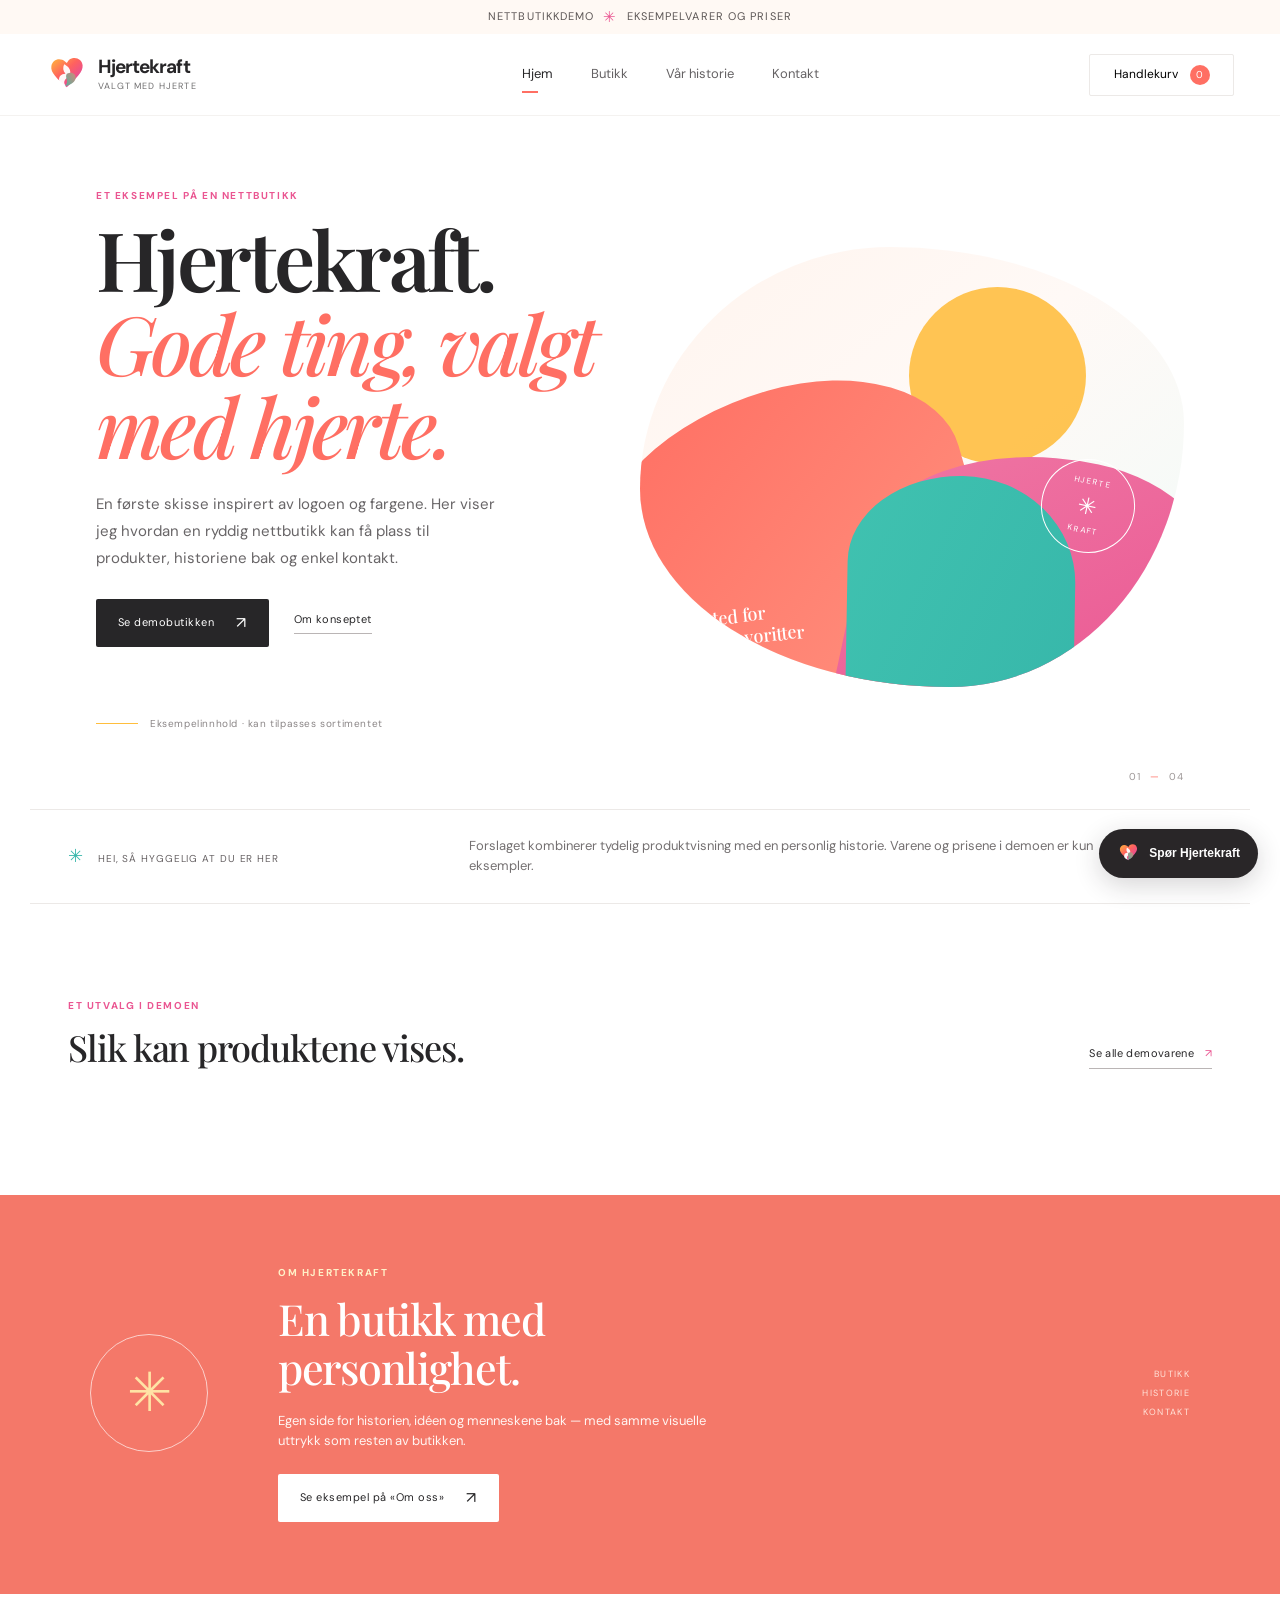
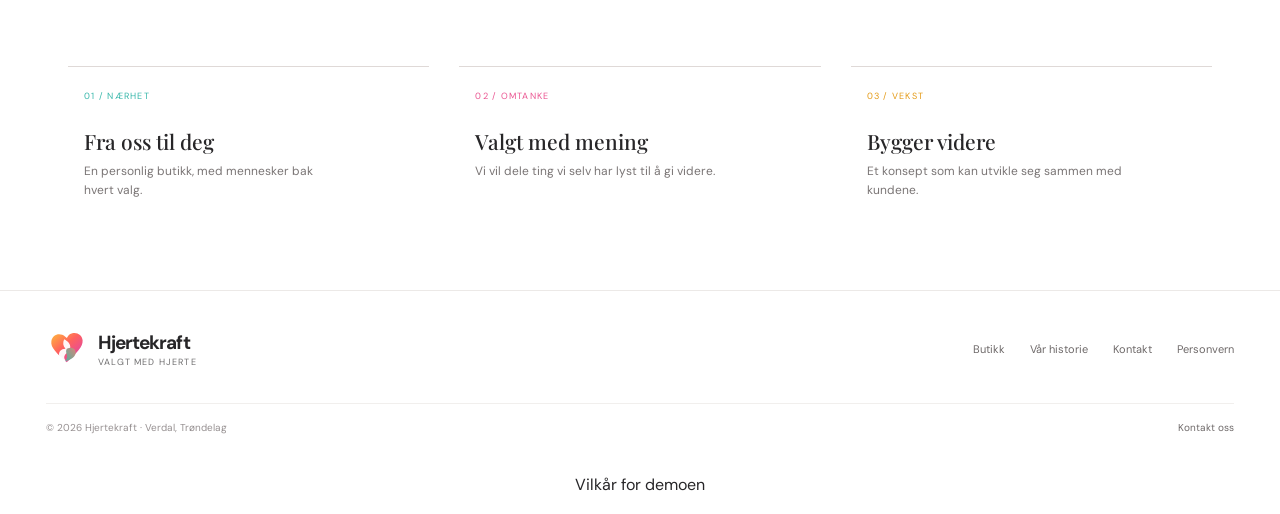
<file: index.html>
<!doctype html>
<html lang="no">
<head>
  <meta charset="utf-8">
  <meta name="viewport" content="width=device-width,initial-scale=1">
  <meta name="theme-color" content="#ffffff">
  <meta name="description" content="En ny nettbutikk med røtter i Trøndelag. Utforsk utvalget og bli kjent med menneskene bak.">
  <title>Hjertekraft — nettbutikkdemo</title>
  <link rel="preconnect" href="https://fonts.googleapis.com">
  <link rel="preconnect" href="https://fonts.gstatic.com" crossorigin>
  <link href="https://fonts.googleapis.com/css2?family=DM+Sans:wght@400;500;600;700&family=Playfair+Display:wght@500;600;700&display=swap" rel="stylesheet">
  <link rel="stylesheet" href="styles.css">
  <script type="module" src="store.js"></script>
</head>
<body>
  <div class="announcement">NETTBUTIKKDEMO <span aria-hidden="true">✳</span> Eksempelvarer og priser</div>
  <header class="site-header">
    <a class="brand" href="index.html" aria-label="Hjertekraft hjem"><span class="brand-mark"><img src="assets/hjertekraft-mark.svg" alt=""></span><span class="brand-copy"><strong>Hjertekraft</strong><small>valgt med hjerte</small></span></a>
    <button class="menu-toggle" type="button" aria-expanded="false" aria-controls="main-nav" aria-label="Åpne meny"><span></span><span></span></button>
    <nav id="main-nav" class="main-nav" aria-label="Hovedmeny">
      <a class="is-active" href="index.html">Hjem</a><a href="shop.html">Butikk</a><a href="about.html">Vår historie</a><a href="contact.html">Kontakt</a>
    </nav>
    <button class="cart-button" type="button" data-cart-open aria-label="Åpne handlekurv">Handlekurv <span data-cart-count>0</span></button>
  </header>
  <main>
    <section class="hero">
      <div class="hero-content">
        <p class="eyebrow">Et eksempel på en nettbutikk</p>
        <h1>Hjertekraft.<br><em>Gode ting, valgt med hjerte.</em></h1>
        <p class="hero-intro">En første skisse inspirert av logoen og fargene. Her viser jeg hvordan en ryddig nettbutikk kan få plass til produkter, historiene bak og enkel kontakt.</p>
        <div class="hero-actions"><a class="button button-dark" href="shop.html">Se demobutikken <span aria-hidden="true">↗</span></a><a class="text-link" href="about.html">Om konseptet</a></div>
        <div class="hero-note"><span class="note-line"></span><span>Eksempelinnhold · kan tilpasses sortimentet</span></div>
      </div>
      <div class="hero-art" aria-label="Abstrakt illustrasjon i varme farger">
        <div class="sun"></div><div class="shape shape-one"></div><div class="shape shape-two"></div><div class="shape shape-three"></div>
        <div class="hero-stamp"><span>HJERTE</span><b>✳</b><span>KRAFT</span></div>
        <div class="image-caption">Et sted for<br>gode favoritter</div>
      </div>
      <div class="hero-index">01 <span>—</span> 04</div>
    </section>

    <section class="intro-strip section-wrap">
      <div class="intro-label"><span class="small-star">✳</span> Hei, så hyggelig at du er her</div>
      <p>Forslaget kombinerer tydelig produktvisning med en personlig historie. Varene og prisene i demoen er kun eksempler.</p>
    </section>

    <section class="section-wrap shop-preview">
      <div class="section-heading"><div><p class="eyebrow">Et utvalg i demoen</p><h2>Slik kan produktene vises.</h2></div><a class="text-link" href="shop.html">Se alle demovarene <span>↗</span></a></div>
      <div class="product-grid" data-products></div>
    </section>

    <section class="story-band"><div class="story-orb">✳</div><div><p class="eyebrow">Om Hjertekraft</p><h2>En butikk med<br>personlighet.</h2><p>Egen side for historien, idéen og menneskene bak — med samme visuelle uttrykk som resten av butikken.</p><a class="button button-light" href="about.html">Se eksempel på «Om oss» <span>↗</span></a></div><div class="story-aside">BUTIKK<br>HISTORIE<br>KONTAKT</div></section>

    <section class="values section-wrap"><div class="value-card"><span>01 / NÆRHET</span><h3>Fra oss til deg</h3><p>En personlig butikk, med mennesker bak hvert valg.</p></div><div class="value-card"><span>02 / OMTANKE</span><h3>Valgt med mening</h3><p>Vi vil dele ting vi selv har lyst til å gi videre.</p></div><div class="value-card"><span>03 / VEKST</span><h3>Bygger videre</h3><p>Et konsept som kan utvikle seg sammen med kundene.</p></div></section>
  </main>
  <footer class="site-footer"><a class="brand brand-footer" href="index.html"><span class="brand-mark"><img src="assets/hjertekraft-mark.svg" alt=""></span><span class="brand-copy"><strong>Hjertekraft</strong><small>valgt med hjerte</small></span></a><div class="footer-links"><a href="shop.html">Butikk</a><a href="about.html">Vår historie</a><a href="contact.html">Kontakt</a><a href="privacy.html">Personvern</a></div><div class="footer-bottom"><span>© 2026 Hjertekraft · Verdal, Trøndelag</span><a href="contact.html">Kontakt oss</a></div></footer>
  <aside class="cart-drawer" data-cart-drawer aria-hidden="true"><button class="drawer-backdrop" data-cart-close aria-label="Lukk handlekurv"></button><div class="drawer-panel" role="dialog" aria-modal="true" aria-labelledby="cart-title"><div class="drawer-head"><div><p class="eyebrow">Dine valg</p><h2 id="cart-title">Handlekurv</h2></div><button class="icon-button" data-cart-close aria-label="Lukk">×</button></div><div class="cart-items" data-cart-items></div><div class="cart-foot"><div class="cart-total"><span>Sum</span><strong data-cart-total>0 kr</strong></div><p>Frakt og betaling blir vist i kassen.</p><button class="button button-dark button-full" data-checkout disabled>Gå til kassen <span>→</span></button><small class="checkout-note">Dette er en butikkdemo. Ingen bestilling blir sendt inn.</small></div></div></aside>
  <script src="navigation.js" defer></script>
  <script type="module" src="chatbot-widget.js"></script>
<script type="module" src="site-content.js"></script><a href="terms.html" style="display:block;text-align:center;padding:16px">Vilkår for demoen</a></body>
</html>
</file>
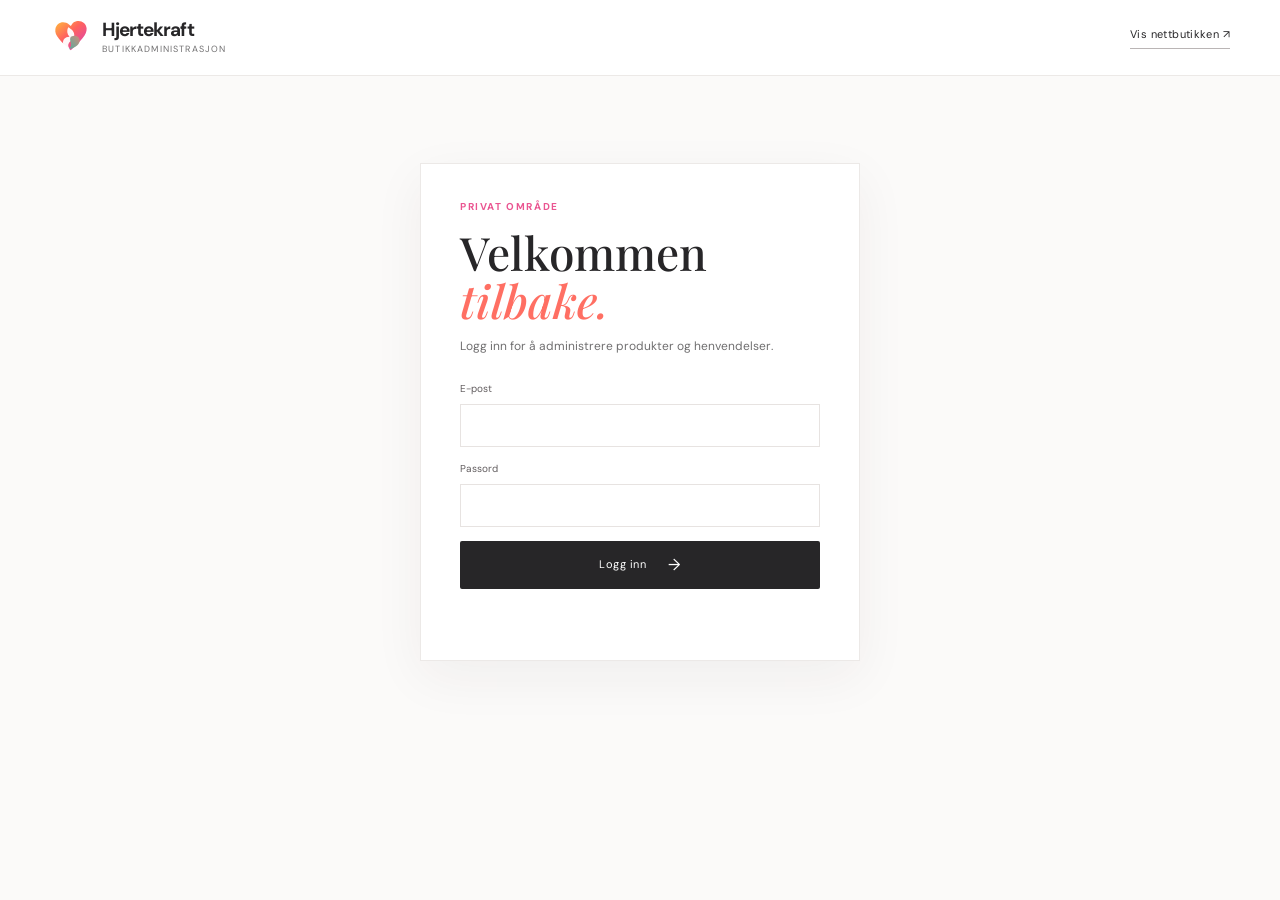
<file: admin/index.html>
<!doctype html>
<html lang="no">
<head><meta charset="utf-8"><meta name="viewport" content="width=device-width,initial-scale=1"><meta name="theme-color" content="#fff"><title>Administrasjon — Hjertekraft</title><link rel="preconnect" href="https://fonts.googleapis.com"><link rel="preconnect" href="https://fonts.gstatic.com" crossorigin><link href="https://fonts.googleapis.com/css2?family=DM+Sans:wght@400;500;600;700&family=Playfair+Display:wght@500;600;700&display=swap" rel="stylesheet"><link rel="stylesheet" href="../styles.css"><script type="module" src="../admin.js"></script><script type="module" src="../admin-management.js"></script></head>
<body class="admin-body"><header class="admin-header"><a class="brand" href="../index.html"><span class="brand-mark"><img src="../assets/hjertekraft-mark.svg" alt=""></span><span class="brand-copy"><strong>Hjertekraft</strong><small>butikkadministrasjon</small></span></a><div><a class="text-link" href="../index.html">Vis nettbutikken ↗</a><button class="admin-signout" data-signout hidden>Logg ut</button></div></header>
<main class="admin-main"><section class="admin-login" data-login-view><p class="eyebrow">Privat område</p><h1>Velkommen<br><em>tilbake.</em></h1><p>Logg inn for å administrere produkter og henvendelser.</p><form data-login-form><label>E-post<input type="email" name="email" autocomplete="username" required></label><label>Passord<input type="password" name="password" autocomplete="current-password" required></label><button class="button button-dark button-full">Logg inn <span>→</span></button><p class="admin-status" data-login-status aria-live="polite"></p></form></section>
<section data-admin-view hidden><div class="admin-welcome"><div><p class="eyebrow">Butikkadministrasjon</p><h1>God dag.</h1><p data-admin-email></p></div><span class="admin-badge">HJERTEKRAFT · ADMIN</span></div><div class="admin-tabs" role="tablist"><button class="admin-tab is-selected" data-tab="products">Produkter</button><button class="admin-tab" data-tab="categories">Kategorier</button><button class="admin-tab" data-tab="messages">Meldinger</button><button class="admin-tab" data-tab="orders">Bestillinger</button></div>
<section class="admin-panel" data-panel="products"><div class="admin-panel-head"><div><p class="eyebrow">Katalog</p><h2>Produkter</h2></div><button class="button button-outline" data-new-product>+ Nytt produkt</button></div><div class="admin-product-layout"><div class="admin-list" data-product-list><p>Laster produkter …</p></div><form class="admin-editor" data-product-form hidden><div class="form-title"><span>PRODUKT</span><button type="button" class="admin-cancel" data-cancel-product>Lukk ×</button></div><input type="hidden" name="id"><label>Produktnavn<input name="name" required maxlength="140"></label><label>Kort beskrivelse<input name="short_description" maxlength="240"></label><label>Beskrivelse<textarea name="description" rows="4"></textarea></label><div class="admin-form-row"><label>Pris (kr)<input name="price" type="number" min="0" step="0.01" required></label><label>Antall på lager<input name="stock" type="number" min="0" step="1" placeholder="Ubegrenset / ikke angitt"></label></div><label>Kategori<select name="category_id"><option value="">Ingen kategori</option></select></label><label>Last opp produktbilde<input name="image_file" type="file" accept="image/jpeg,image/png,image/webp,image/avif"><small>JPG, PNG, WebP eller AVIF · maks 5 MB</small></label><label>Bildeadresser <small>(én adresse per linje, eventuelt lim inn fra bildebibliotek)</small><textarea name="images" rows="3" placeholder="https:// …"></textarea></label><label class="admin-check"><input name="is_demo" type="checkbox"> Eksempelvare (kun sandboxbetaling)</label><label class="admin-check"><input name="is_featured" type="checkbox"> Vis som utvalgt</label><label class="admin-check"><input name="is_published" type="checkbox"> Synlig i nettbutikken</label><button class="button button-dark button-full">Lagre produkt <span>→</span></button><p class="admin-status" data-product-status aria-live="polite"></p></form></div></section>
<section class="admin-panel" data-panel="categories" hidden><div class="admin-panel-head"><div><p class="eyebrow">Organisering</p><h2>Kategorier</h2></div></div><form class="admin-inline-form" data-category-form><label>Ny kategori<input name="name" maxlength="80" required placeholder="F.eks. Nyheter"></label><button class="button button-dark">Legg til <span>→</span></button></form><div class="admin-list" data-category-list></div></section>
<section class="admin-panel" data-panel="messages" hidden><div class="admin-panel-head"><div><p class="eyebrow">Fra kunder</p><h2>Henvendelser</h2></div><button class="button button-outline" data-refresh="messages">Oppdater</button></div><div class="admin-list" data-message-list><p>Laster meldinger …</p></div></section>
<section class="admin-panel" data-panel="orders" hidden><div class="admin-panel-head"><div><p class="eyebrow">Salg</p><h2>Bestillinger</h2></div><button class="button button-outline" data-refresh="orders">Oppdater</button></div><div class="admin-list" data-order-list><p>Bestillinger vises når betaling er koblet til.</p></div></section></section></main>
<style>
.admin-body{background:#fbfaf9;min-height:100vh}.admin-header{height:76px;background:#fff;border-bottom:1px solid var(--line);padding:0 max(calc((100vw - 1180px)/2),24px);display:flex;justify-content:space-between;align-items:center}.admin-header>div{display:flex;gap:20px;align-items:center}.admin-signout{border:0;background:none;font-size:11px;color:#777;text-decoration:underline}.admin-main{max-width:1180px;margin:0 auto;padding:55px 28px 100px}.admin-login{width:min(440px,100%);margin:32px auto;background:#fff;border:1px solid var(--line);padding:35px 39px;box-shadow:var(--shadow)}.admin-login h1,.admin-welcome h1{font:500 46px/1.05 var(--serif);margin:0}.admin-login h1 em{color:var(--coral)}.admin-login>p:not(.eyebrow){color:var(--muted);font-size:12px}.admin-login form{margin-top:25px}.admin-login label,.admin-editor>label:not(.admin-check),.admin-inline-form label{display:flex;flex-direction:column;gap:7px;margin-bottom:14px;font-size:10px;color:#625d5f}.admin-login input,.admin-editor input,.admin-editor textarea,.admin-editor select,.admin-inline-form input{border:1px solid #e7e3e1;background:#fff;padding:11px 12px;font-size:12px;outline:none}.admin-status{font-size:10px;color:#c34e67;min-height:16px}.admin-welcome{display:flex;align-items:end;justify-content:space-between;padding-bottom:30px}.admin-welcome .eyebrow{margin-bottom:7px}.admin-welcome p:not(.eyebrow){font-size:11px;color:#888}.admin-badge{font-size:8px;color:var(--pink);letter-spacing:.14em;border:1px solid #f3d5df;padding:8px 12px}.admin-tabs{display:flex;gap:6px;border-bottom:1px solid var(--line);margin-bottom:26px}.admin-tab{border:0;border-bottom:2px solid transparent;background:none;padding:12px 17px;font-size:11px;color:#757071}.admin-tab.is-selected{border-color:var(--coral);color:var(--ink)}.admin-panel{background:#fff;border:1px solid var(--line);padding:28px;box-shadow:var(--shadow)}.admin-panel-head{display:flex;justify-content:space-between;align-items:center;margin-bottom:20px}.admin-panel-head .eyebrow{margin:0 0 4px}.admin-panel-head h2{font:500 26px var(--serif);margin:0}.admin-product-layout{display:grid;grid-template-columns:minmax(300px,1fr) minmax(280px,.8fr);gap:22px}.admin-list{display:flex;flex-direction:column;gap:8px}.admin-row{padding:13px 14px;border:1px solid var(--line);display:flex;justify-content:space-between;align-items:center;gap:16px;font-size:11px}.admin-row strong{font-weight:600}.admin-row small{display:block;color:#888;margin-top:3px}.admin-row button,.admin-row select{border:1px solid var(--line);background:#fff;padding:7px 9px;font-size:9px}.admin-product-layout .admin-list{max-height:650px;overflow:auto}.admin-editor{background:#fbfaf9;border:1px solid var(--line);padding:20px}.form-title{margin-bottom:14px}.form-title>span{font-size:9px;letter-spacing:.12em;color:var(--pink)}.form-title .admin-cancel{float:right;background:none;border:0;color:#777;font-size:10px}.admin-form-row{display:grid;grid-template-columns:1fr 1fr;gap:12px}.admin-form-row label{display:flex;flex-direction:column;gap:7px;margin-bottom:14px;font-size:10px}.admin-check{display:flex;gap:8px;align-items:center;font-size:10px;margin:12px 0}.admin-check input{accent-color:var(--pink)}.admin-inline-form{display:flex;gap:15px;align-items:end;max-width:650px;margin:10px 0 24px}.admin-inline-form label{flex:1}.admin-inline-form .button{min-height:40px;margin-bottom:14px}.admin-panel[hidden],.admin-editor[hidden],[data-admin-view][hidden],.admin-signout[hidden]{display:none}.admin-inline-form+.admin-list{max-width:650px}@media(max-width:720px){.admin-main{padding:35px 15px 70px}.admin-panel{padding:18px}.admin-product-layout{grid-template-columns:1fr}.admin-tabs{overflow-x:auto}.admin-tab{padding:11px 10px;white-space:nowrap}.admin-welcome{align-items:start;gap:20px;flex-direction:column}.admin-inline-form{align-items:stretch;flex-direction:column;gap:0}.admin-inline-form .button{margin:0}.admin-form-row{grid-template-columns:1fr}.admin-row{align-items:flex-start}.admin-header{padding:0 16px}.admin-header .text-link{font-size:9px}}
</style><style>.admin-row-actions{display:flex;gap:6px;white-space:nowrap}.admin-editor input[type=file]{font-size:10px}.admin-editor small{color:#8c8586;font-size:9px}</style></body></html>
</file>
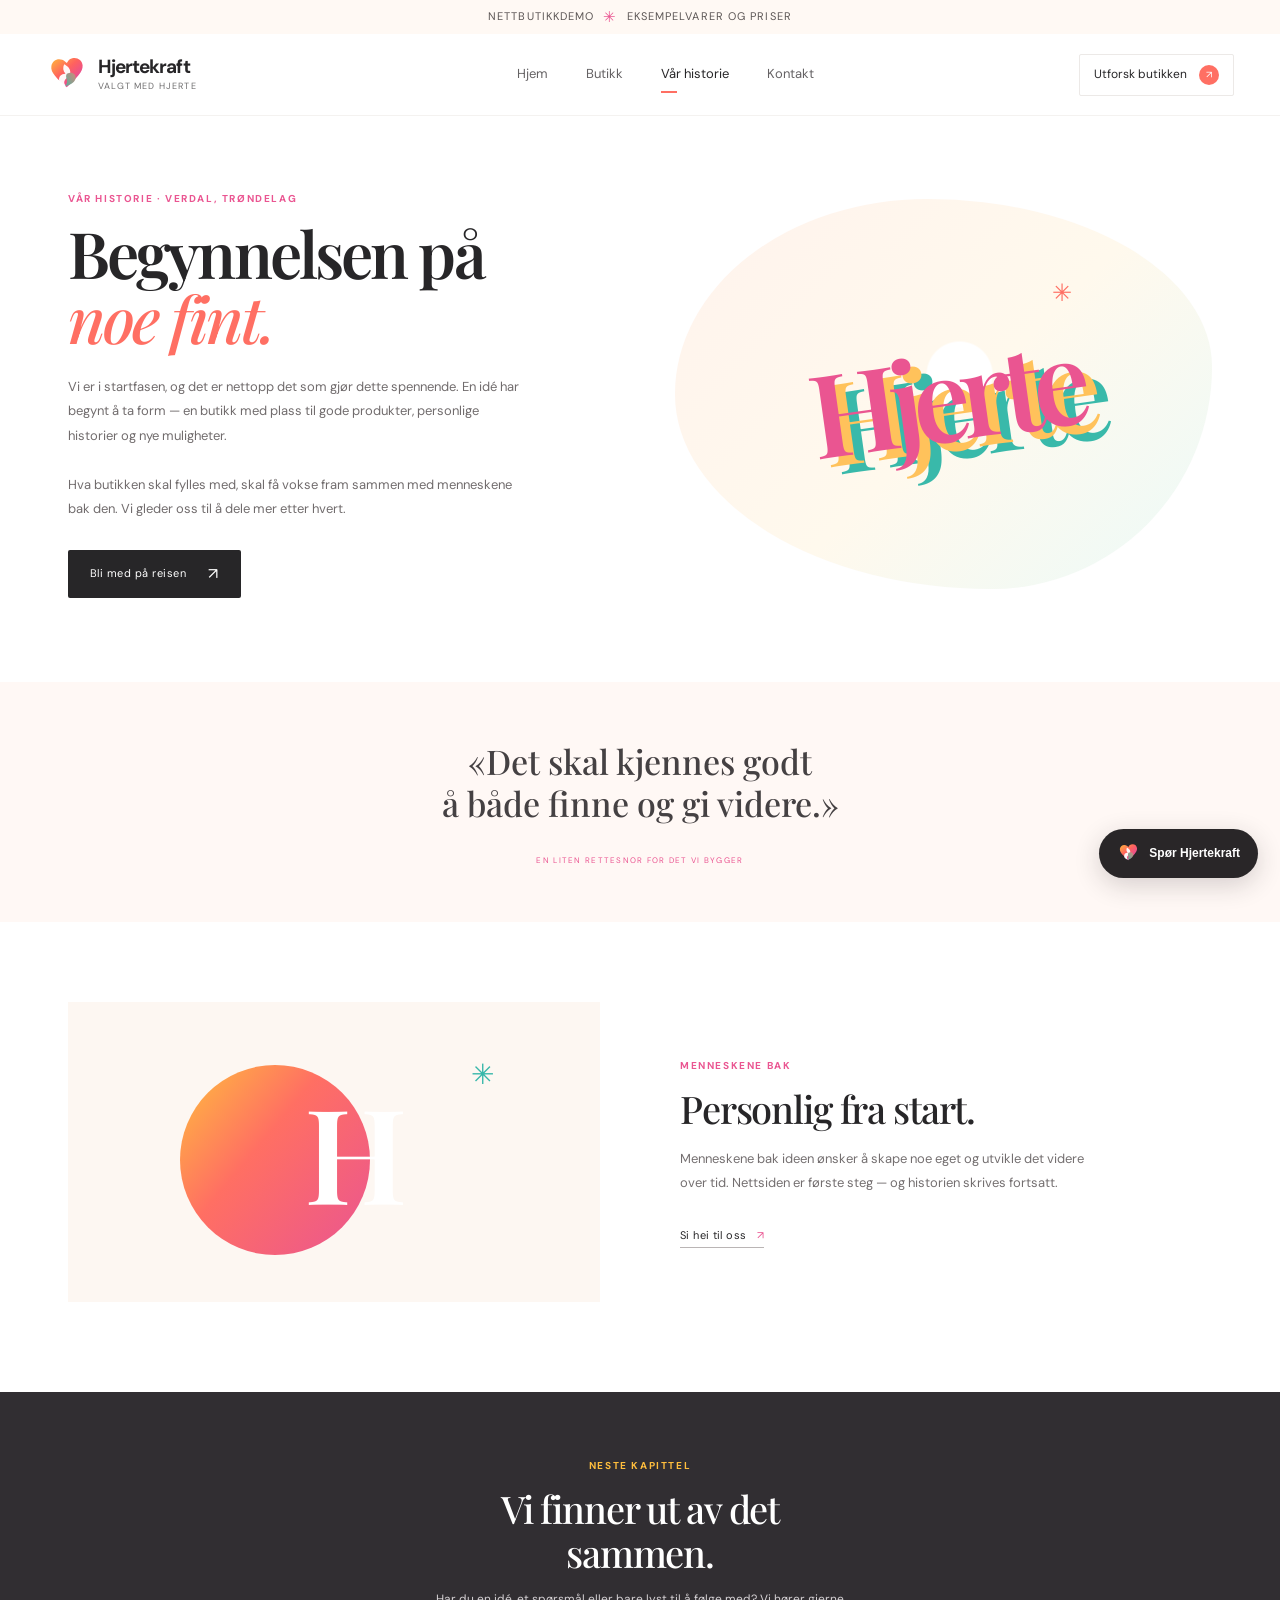
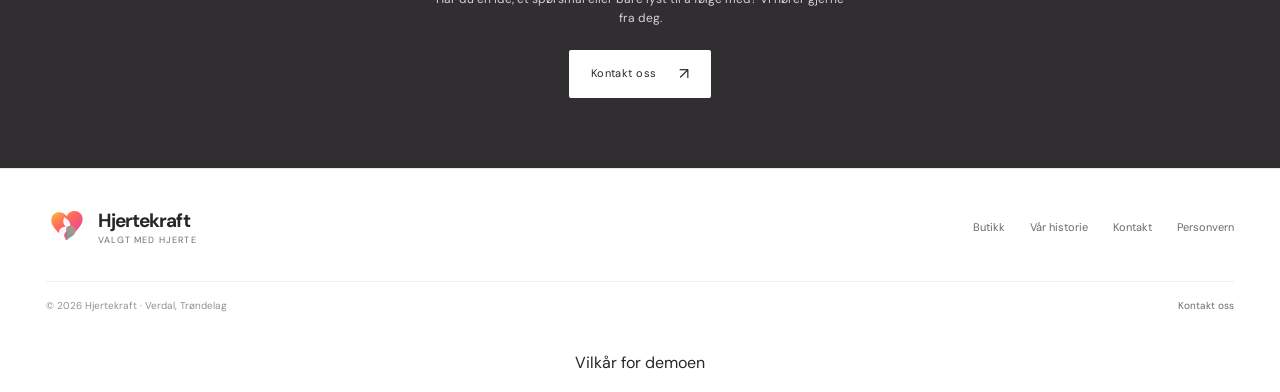
<file: about.html>
<!doctype html>
<html lang="no">
<head><meta charset="utf-8"><meta name="viewport" content="width=device-width,initial-scale=1"><meta name="theme-color" content="#ffffff"><title>Vår historie — Hjertekraft</title><link rel="preconnect" href="https://fonts.googleapis.com"><link rel="preconnect" href="https://fonts.gstatic.com" crossorigin><link href="https://fonts.googleapis.com/css2?family=DM+Sans:wght@400;500;600;700&family=Playfair+Display:wght@500;600;700&display=swap" rel="stylesheet"><link rel="stylesheet" href="styles.css"></head>
<body><div class="announcement">NETTBUTIKKDEMO <span>✳</span> Eksempelvarer og priser</div><header class="site-header"><a class="brand" href="index.html"><span class="brand-mark"><img src="assets/hjertekraft-mark.svg" alt=""></span><span class="brand-copy"><strong>Hjertekraft</strong><small>valgt med hjerte</small></span></a><button class="menu-toggle" type="button" aria-expanded="false" aria-controls="main-nav" aria-label="Åpne meny"><span></span><span></span></button><nav id="main-nav" class="main-nav" aria-label="Hovedmeny"><a href="index.html">Hjem</a><a href="shop.html">Butikk</a><a class="is-active" href="about.html">Vår historie</a><a href="contact.html">Kontakt</a></nav><a class="cart-button" href="shop.html">Utforsk butikken <span>↗</span></a></header>
<main><section class="story-hero section-wrap"><div class="story-hero-copy"><p class="eyebrow">Vår historie · Verdal, Trøndelag</p><h1>Begynnelsen på<br><em>noe fint.</em></h1><p>Vi er i startfasen, og det er nettopp det som gjør dette spennende. En idé har begynt å ta form — en butikk med plass til gode produkter, personlige historier og nye muligheter.</p><p>Hva butikken skal fylles med, skal få vokse fram sammen med menneskene bak den. Vi gleder oss til å dele mer etter hvert.</p><a class="button button-dark" href="contact.html">Bli med på reisen <span>↗</span></a></div><div class="story-hero-art"><div class="story-big-mark">Hjerte</div><div class="story-coordinates">VERDAL<br>63°47′N · 11°29′E</div><span class="story-spark">✳</span></div></section><section class="manifesto"><p>«Det skal kjennes godt<br>å både finne og gi videre.»</p><span>EN LITEN RETTESNOR FOR DET VI BYGGER</span></section><section class="section-wrap people-section"><div class="people-graphic"><div class="people-circle"></div><div class="people-letter">H</div><div class="people-dot">✳</div></div><div><p class="eyebrow">Menneskene bak</p><h2>Personlig fra start.</h2><p>Menneskene bak ideen ønsker å skape noe eget og utvikle det videre over tid. Nettsiden er første steg — og historien skrives fortsatt.</p><a href="contact.html" class="text-link">Si hei til oss <span>↗</span></a></div></section><section class="story-callout"><p class="eyebrow">Neste kapittel</p><h2>Vi finner ut av det<br>sammen.</h2><p>Har du en idé, et spørsmål eller bare lyst til å følge med? Vi hører gjerne fra deg.</p><a class="button button-light" href="contact.html">Kontakt oss <span>↗</span></a></section></main><footer class="site-footer"><a class="brand brand-footer" href="index.html"><span class="brand-mark"><img src="assets/hjertekraft-mark.svg" alt=""></span><span class="brand-copy"><strong>Hjertekraft</strong><small>valgt med hjerte</small></span></a><div class="footer-links"><a href="shop.html">Butikk</a><a href="about.html">Vår historie</a><a href="contact.html">Kontakt</a><a href="privacy.html">Personvern</a></div><div class="footer-bottom"><span>© 2026 Hjertekraft · Verdal, Trøndelag</span><a href="contact.html">Kontakt oss</a></div></footer><script src="navigation.js" defer></script><script type="module" src="chatbot-widget.js"></script><script type="module" src="site-content.js"></script><a href="terms.html" style="display:block;text-align:center;padding:16px">Vilkår for demoen</a></body></html>
</file>
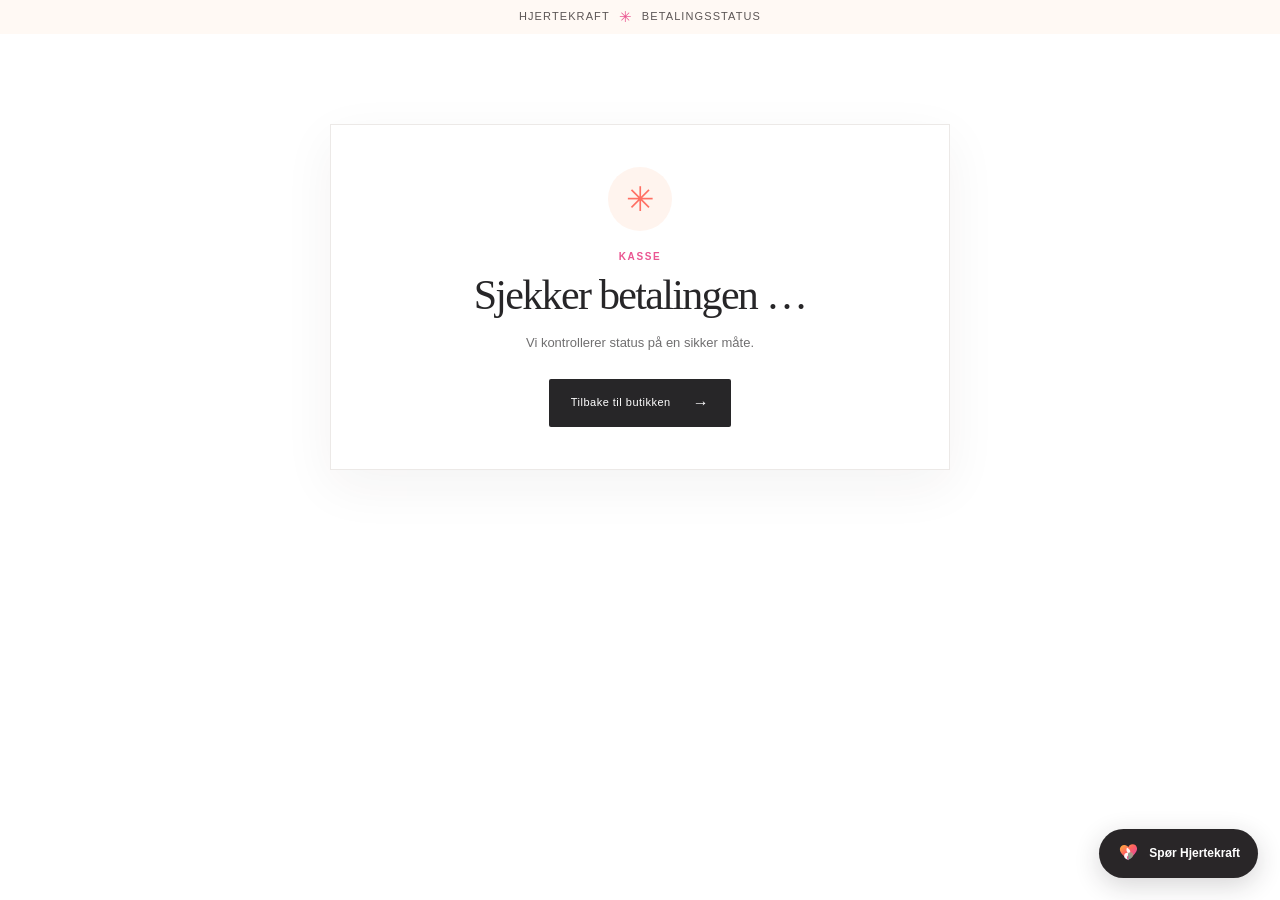
<file: checkout-result.html>
<!doctype html><html lang="no"><head><meta charset="utf-8"><meta name="viewport" content="width=device-width,initial-scale=1"><title>Betalingsstatus — Hjertekraft</title><link rel="stylesheet" href="styles.css"><script type="module" src="checkout-result.js"></script></head><body><div class="announcement">HJERTEKRAFT <span>✳</span> Betalingsstatus</div><main class="result-card"><span class="result-mark">✳</span><p class="eyebrow">KASSE</p><h1 data-result-title>Sjekker betalingen …</h1><p data-result-copy>Vi kontrollerer status på en sikker måte.</p><a class="button button-dark" href="shop.html">Tilbake til butikken <span>→</span></a></main><script type="module" src="chatbot-widget.js"></script></body></html>
</file>
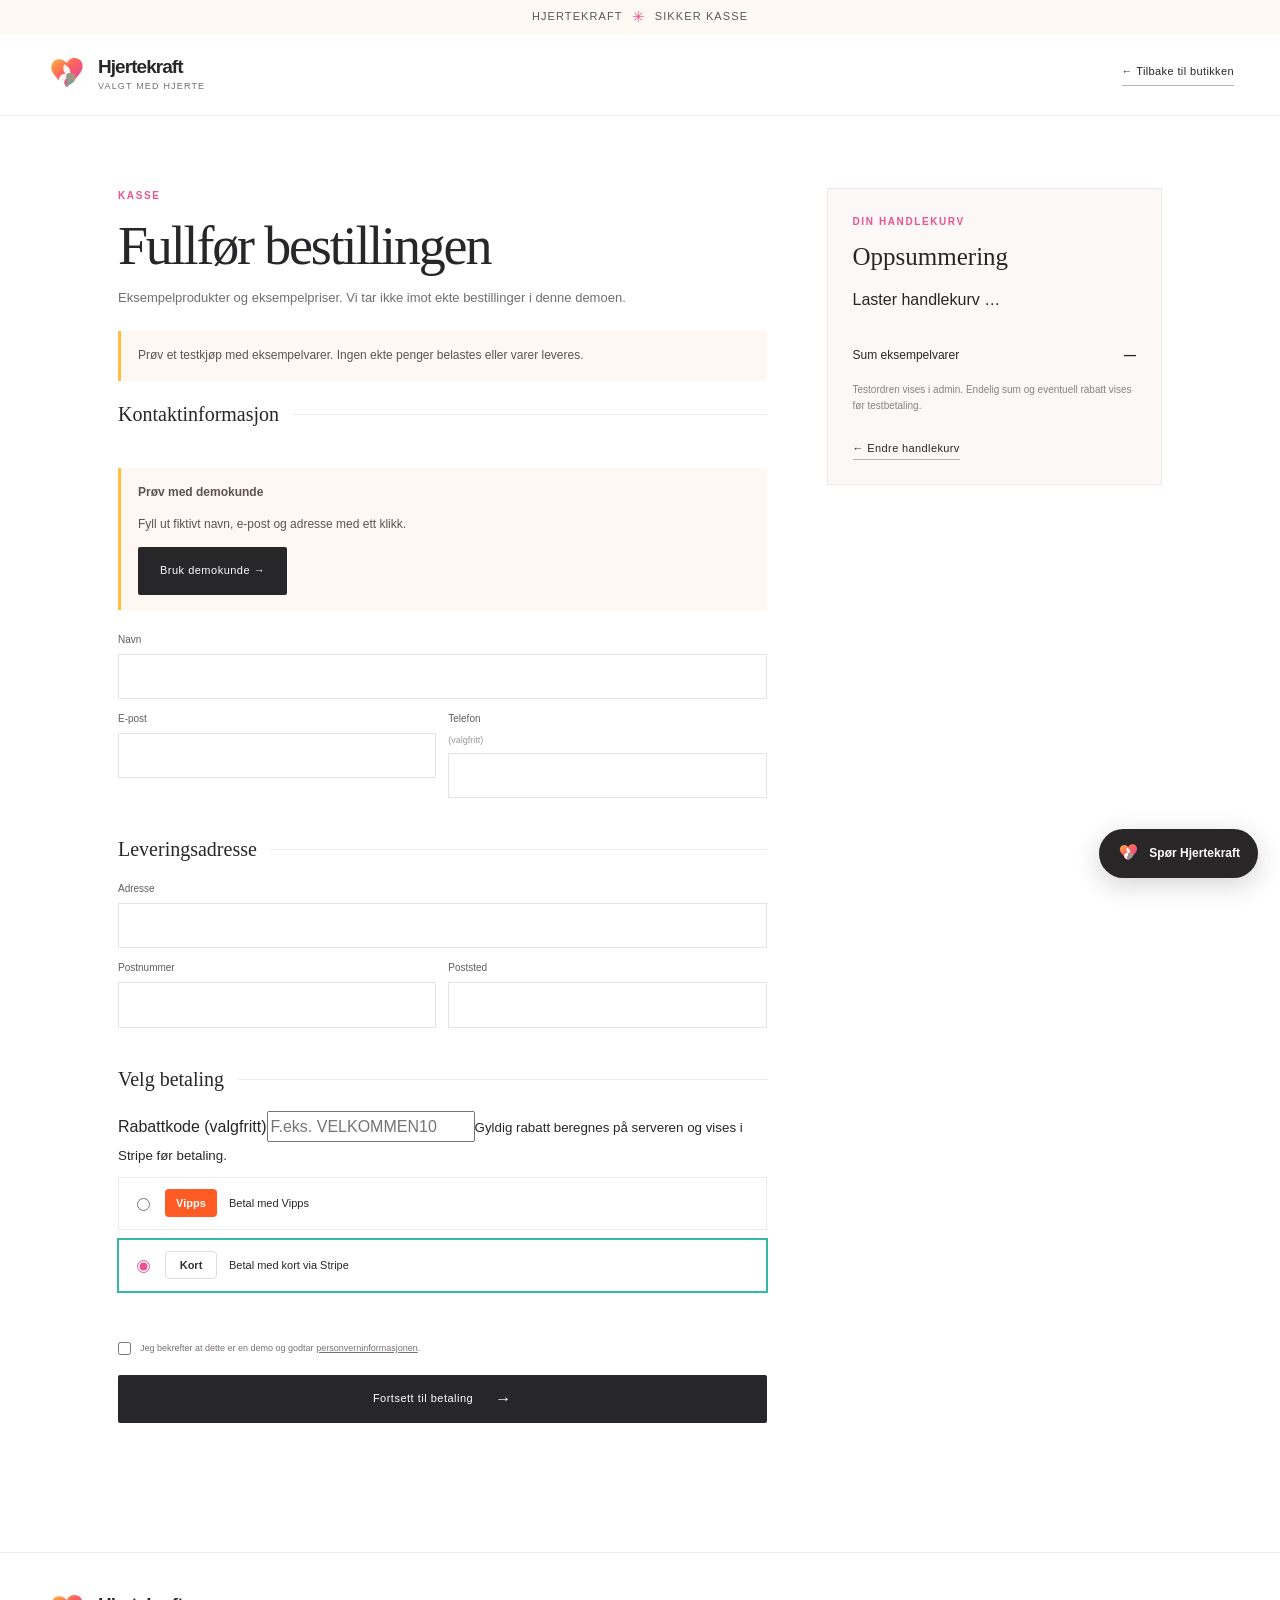
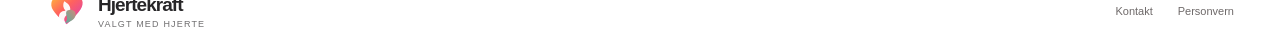
<file: checkout.html>
<!doctype html>
<html lang="no"><head><meta charset="utf-8"><meta name="viewport" content="width=device-width,initial-scale=1"><meta name="theme-color" content="#ffffff"><meta name="description" content="Trygg kasse i Hjertekraft nettbutikkdemo."><title>Kasse — Hjertekraft</title><link rel="stylesheet" href="styles.css"><script type="module" src="checkout.js"></script></head>
<body><div class="announcement">HJERTEKRAFT <span>✳</span> Sikker kasse</div><header class="site-header"><a class="brand" href="index.html"><span class="brand-mark"><img src="assets/hjertekraft-mark.svg" alt=""></span><span class="brand-copy"><strong>Hjertekraft</strong><small>valgt med hjerte</small></span></a><a class="text-link" href="shop.html">← Tilbake til butikken</a></header>
<main class="checkout-layout"><section><p class="eyebrow">KASSE</p><h1>Fullfør bestillingen</h1><p class="checkout-lead">Eksempelprodukter og eksempelpriser. Vi tar ikke imot ekte bestillinger i denne demoen.</p><div class="demo-checkout-notice" data-demo-notice>Prøv et testkjøp med eksempelvarer. Ingen ekte penger belastes eller varer leveres.</div>
<form class="checkout-form" data-checkout-form><fieldset><legend>Kontaktinformasjon</legend><div class="demo-checkout-notice"><strong>Prøv med demokunde</strong><p>Fyll ut fiktivt navn, e-post og adresse med ett klikk.</p><button type="button" class="button button-dark" data-fill-demo>Bruk demokunde →</button></div><div class="checkout-fields"><label>Navn<input name="name" autocomplete="name" required maxlength="120"></label><label>E-post<input name="email" type="email" autocomplete="email" required maxlength="254"></label><label>Telefon <span>(valgfritt)</span><input name="phone" type="tel" autocomplete="tel" maxlength="40"></label></div></fieldset><fieldset><legend>Leveringsadresse</legend><div class="checkout-fields"><label>Adresse<input name="address" autocomplete="street-address" required maxlength="160"></label><label>Postnummer<input name="postal_code" autocomplete="postal-code" required maxlength="12"></label><label>Poststed<input name="city" autocomplete="address-level2" required maxlength="100"></label></div></fieldset><fieldset><legend>Velg betaling</legend><label>Rabattkode (valgfritt)<input name="coupon_code" maxlength="40" placeholder="F.eks. VELKOMMEN10"><small>Gyldig rabatt beregnes på serveren og vises i Stripe før betaling.</small></label><label class="payment-option"><input type="radio" name="provider" value="vipps"><span class="payment-logo payment-vipps">Vipps</span><span>Betal med Vipps</span></label><label class="payment-option"><input type="radio" name="provider" value="stripe" checked><span class="payment-logo payment-card">Kort</span><span>Betal med kort via Stripe</span></label></fieldset><label class="consent checkout-consent"><input type="checkbox" name="terms" required><span>Jeg bekrefter at dette er en demo og godtar <a href="privacy.html">personverninformasjonen</a>.</span></label><button class="button button-dark button-full" type="submit" data-pay-button>Fortsett til betaling <span>→</span></button><p class="form-status" data-checkout-status aria-live="polite"></p></form></section><aside class="checkout-summary"><p class="eyebrow">DIN HANDLEKURV</p><h2>Oppsummering</h2><div data-checkout-items><p>Laster handlekurv …</p></div><div class="summary-total"><span>Sum eksempelvarer</span><strong data-checkout-total>—</strong></div><p class="summary-small">Testordren vises i admin. Endelig sum og eventuell rabatt vises før testbetaling.</p><a class="text-link" href="shop.html">← Endre handlekurv</a></aside></main><footer class="site-footer checkout-footer"><a class="brand brand-footer" href="index.html"><span class="brand-mark"><img src="assets/hjertekraft-mark.svg" alt=""></span><span class="brand-copy"><strong>Hjertekraft</strong><small>valgt med hjerte</small></span></a><div class="footer-links"><a href="contact.html">Kontakt</a><a href="privacy.html">Personvern</a></div></footer><script type="module" src="chatbot-widget.js"></script></body></html>
</file>
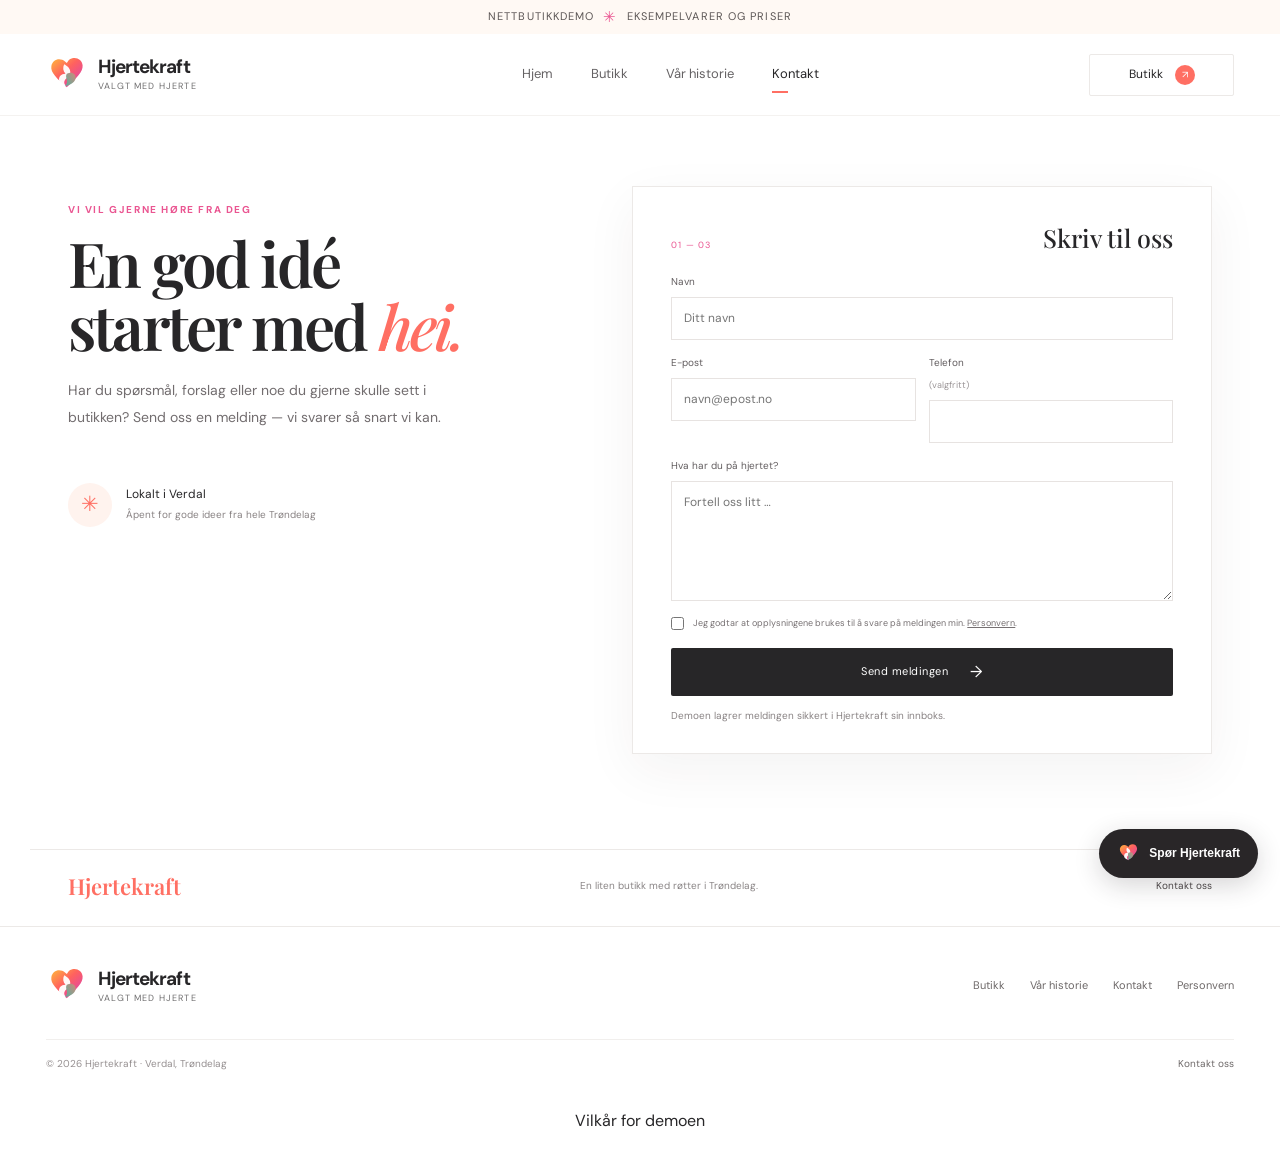
<file: contact.html>
<!doctype html>
<html lang="no">
<head><meta charset="utf-8"><meta name="viewport" content="width=device-width,initial-scale=1"><meta name="theme-color" content="#ffffff"><title>Kontakt — Hjertekraft</title><link rel="preconnect" href="https://fonts.googleapis.com"><link rel="preconnect" href="https://fonts.gstatic.com" crossorigin><link href="https://fonts.googleapis.com/css2?family=DM+Sans:wght@400;500;600;700&family=Playfair+Display:wght@500;600;700&display=swap" rel="stylesheet"><link rel="stylesheet" href="styles.css"><script type="module" src="contact.js"></script></head>
<body><div class="announcement">NETTBUTIKKDEMO <span>✳</span> Eksempelvarer og priser</div><header class="site-header"><a class="brand" href="index.html"><span class="brand-mark"><img src="assets/hjertekraft-mark.svg" alt=""></span><span class="brand-copy"><strong>Hjertekraft</strong><small>valgt med hjerte</small></span></a><button class="menu-toggle" type="button" aria-expanded="false" aria-controls="main-nav" aria-label="Åpne meny"><span></span><span></span></button><nav id="main-nav" class="main-nav" aria-label="Hovedmeny"><a href="index.html">Hjem</a><a href="shop.html">Butikk</a><a href="about.html">Vår historie</a><a class="is-active" href="contact.html">Kontakt</a></nav><a class="cart-button" href="shop.html">Butikk <span>↗</span></a></header>
<main><section class="contact-hero section-wrap"><div class="contact-intro"><p class="eyebrow">Vi vil gjerne høre fra deg</p><h1>En god idé<br>starter med <em>hei.</em></h1><p>Har du spørsmål, forslag eller noe du gjerne skulle sett i butikken? Send oss en melding — vi svarer så snart vi kan.</p><div class="contact-hello"><span>✳</span><div>Lokalt i Verdal<br><small>Åpent for gode ideer fra hele Trøndelag</small></div></div></div><form id="contact-form" class="contact-form"><div class="form-title"><span>01 — 03</span><h2>Skriv til oss</h2></div><label>Navn<input name="name" autocomplete="name" required maxlength="120" placeholder="Ditt navn"></label><div class="form-row"><label>E-post<input name="email" type="email" autocomplete="email" required maxlength="254" placeholder="navn@epost.no"></label><label>Telefon <span class="optional">(valgfritt)</span><input name="phone" type="tel" autocomplete="tel" maxlength="40" placeholder=""></label></div><label>Hva har du på hjertet?<textarea name="message" rows="5" required minlength="10" maxlength="3000" placeholder="Fortell oss litt …"></textarea></label><label class="consent"><input type="checkbox" name="consent" required><span>Jeg godtar at opplysningene brukes til å svare på meldingen min. <a href="privacy.html">Personvern</a>.</span></label><button class="button button-dark button-full" type="submit">Send meldingen <span>→</span></button><p class="form-status" data-form-status aria-live="polite">Demoen lagrer meldingen sikkert i Hjertekraft sin innboks.</p><label class="honeypot" aria-hidden="true">Nettside<input name="website" tabindex="-1" autocomplete="off"></label></form></section><section class="contact-bottom"><span>Hjertekraft</span><p>En liten butikk med røtter i Trøndelag.</p><a href="contact.html">Kontakt oss</a></section></main><footer class="site-footer"><a class="brand brand-footer" href="index.html"><span class="brand-mark"><img src="assets/hjertekraft-mark.svg" alt=""></span><span class="brand-copy"><strong>Hjertekraft</strong><small>valgt med hjerte</small></span></a><div class="footer-links"><a href="shop.html">Butikk</a><a href="about.html">Vår historie</a><a href="contact.html">Kontakt</a><a href="privacy.html">Personvern</a></div><div class="footer-bottom"><span>© 2026 Hjertekraft · Verdal, Trøndelag</span><a href="contact.html">Kontakt oss</a></div></footer><script src="navigation.js" defer></script><script type="module" src="chatbot-widget.js"></script><script type="module" src="site-content.js"></script><a href="terms.html" style="display:block;text-align:center;padding:16px">Vilkår for demoen</a></body></html>
</file>
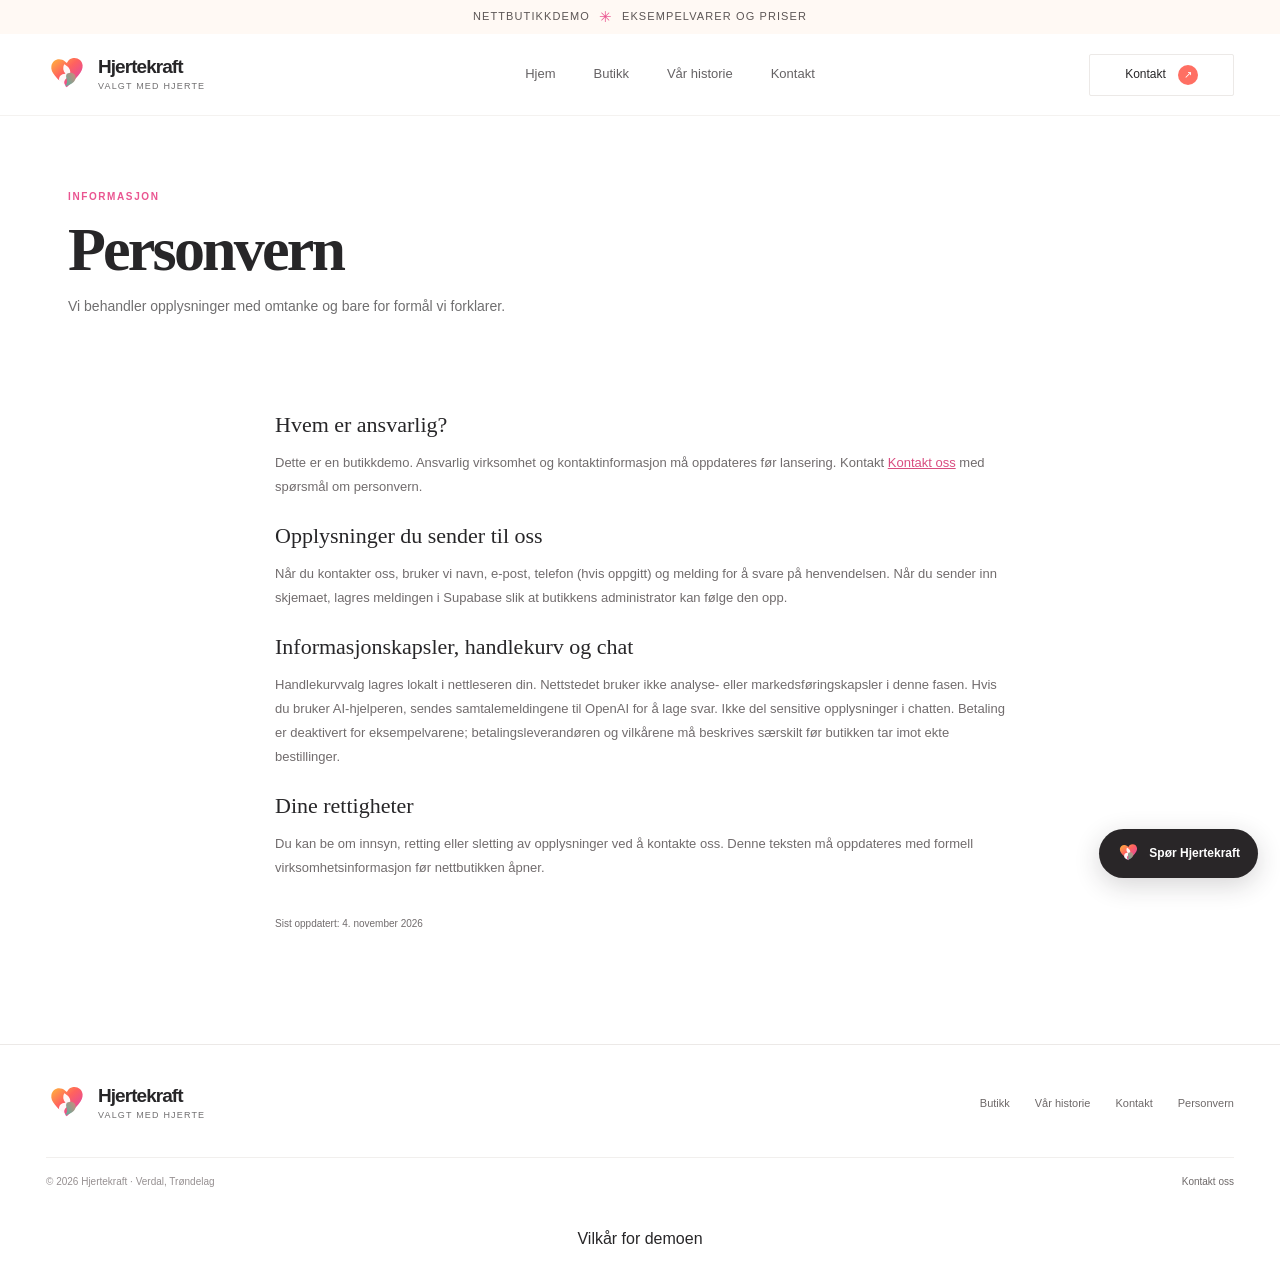
<file: privacy.html>
<!doctype html><html lang="no"><head><meta charset="utf-8"><meta name="viewport" content="width=device-width,initial-scale=1"><meta name="theme-color" content="#ffffff"><title>Personvern — Hjertekraft</title><link rel="stylesheet" href="styles.css"></head><body><div class="announcement">NETTBUTIKKDEMO <span>✳</span> Eksempelvarer og priser</div><header class="site-header"><a class="brand" href="index.html"><span class="brand-mark"><img src="assets/hjertekraft-mark.svg" alt=""></span><span class="brand-copy"><strong>Hjertekraft</strong><small>valgt med hjerte</small></span></a><nav class="main-nav"><a href="index.html">Hjem</a><a href="shop.html">Butikk</a><a href="about.html">Vår historie</a><a href="contact.html">Kontakt</a></nav><a class="cart-button" href="contact.html">Kontakt <span>↗</span></a></header><main><section class="page-hero section-wrap"><p class="eyebrow">Informasjon</p><h1>Personvern</h1><p>Vi behandler opplysninger med omtanke og bare for formål vi forklarer.</p></section><article class="legal-copy"><h2>Hvem er ansvarlig?</h2><p>Dette er en butikkdemo. Ansvarlig virksomhet og kontaktinformasjon må oppdateres før lansering. Kontakt <a href="contact.html">Kontakt oss</a> med spørsmål om personvern.</p><h2>Opplysninger du sender til oss</h2><p>Når du kontakter oss, bruker vi navn, e-post, telefon (hvis oppgitt) og melding for å svare på henvendelsen. Når du sender inn skjemaet, lagres meldingen i Supabase slik at butikkens administrator kan følge den opp.</p><h2>Informasjonskapsler, handlekurv og chat</h2><p>Handlekurvvalg lagres lokalt i nettleseren din. Nettstedet bruker ikke analyse- eller markedsføringskapsler i denne fasen. Hvis du bruker AI-hjelperen, sendes samtalemeldingene til OpenAI for å lage svar. Ikke del sensitive opplysninger i chatten. Betaling er deaktivert for eksempelvarene; betalingsleverandøren og vilkårene må beskrives særskilt før butikken tar imot ekte bestillinger.</p><h2>Dine rettigheter</h2><p>Du kan be om innsyn, retting eller sletting av opplysninger ved å kontakte oss. Denne teksten må oppdateres med formell virksomhetsinformasjon før nettbutikken åpner.</p><p class="legal-updated">Sist oppdatert: 4. november 2026</p></article></main><footer class="site-footer"><a class="brand brand-footer" href="index.html"><span class="brand-mark"><img src="assets/hjertekraft-mark.svg" alt=""></span><span class="brand-copy"><strong>Hjertekraft</strong><small>valgt med hjerte</small></span></a><div class="footer-links"><a href="shop.html">Butikk</a><a href="about.html">Vår historie</a><a href="contact.html">Kontakt</a><a href="privacy.html">Personvern</a></div><div class="footer-bottom"><span>© 2026 Hjertekraft · Verdal, Trøndelag</span><a href="contact.html">Kontakt oss</a></div></footer><script src="navigation.js" defer></script><script type="module" src="chatbot-widget.js"></script><script type="module" src="site-content.js"></script><a href="terms.html" style="display:block;text-align:center;padding:16px">Vilkår for demoen</a></body></html>
</file>
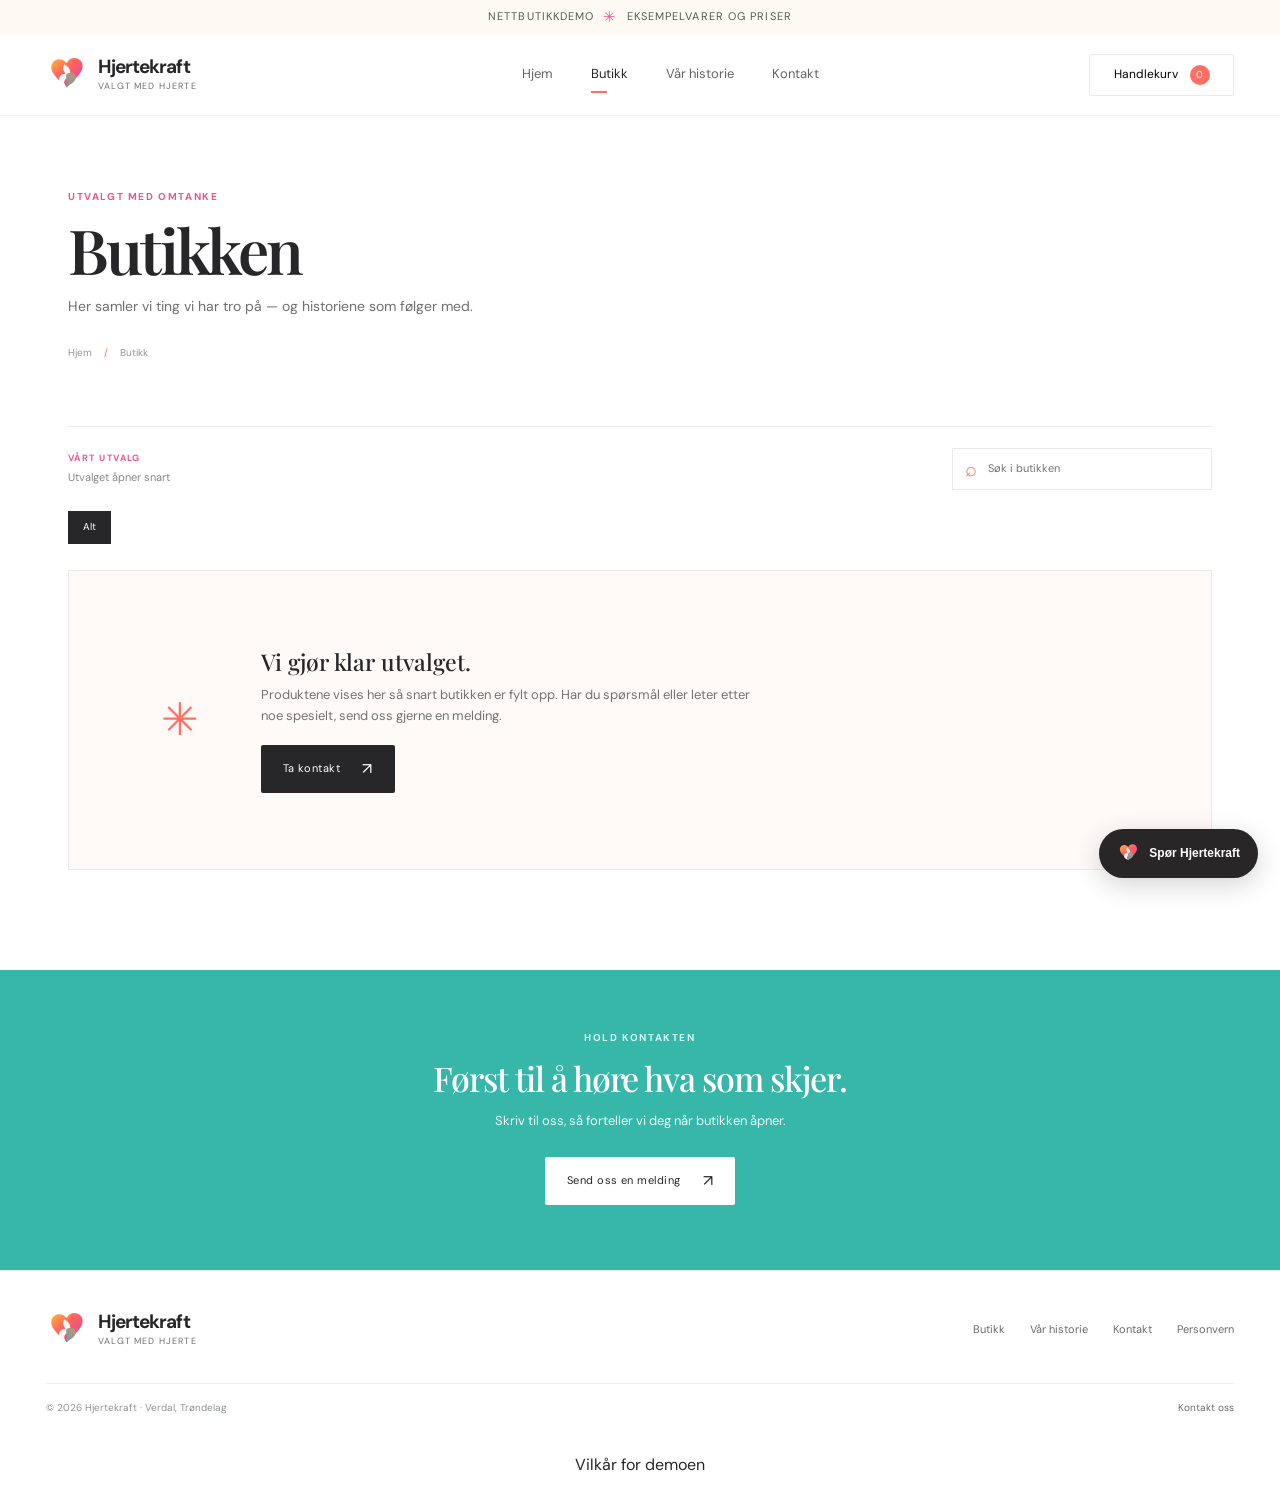
<file: shop.html>
<!doctype html>
<html lang="no">
<head><meta charset="utf-8"><meta name="viewport" content="width=device-width,initial-scale=1"><meta name="theme-color" content="#ffffff"><title>Butikk — Hjertekraft</title><link rel="preconnect" href="https://fonts.googleapis.com"><link rel="preconnect" href="https://fonts.gstatic.com" crossorigin><link href="https://fonts.googleapis.com/css2?family=DM+Sans:wght@400;500;600;700&family=Playfair+Display:wght@500;600;700&display=swap" rel="stylesheet"><link rel="stylesheet" href="styles.css"><script type="module" src="store.js"></script></head>
<body><div class="announcement">NETTBUTIKKDEMO <span>✳</span> Eksempelvarer og priser</div><header class="site-header"><a class="brand" href="index.html"><span class="brand-mark"><img src="assets/hjertekraft-mark.svg" alt=""></span><span class="brand-copy"><strong>Hjertekraft</strong><small>valgt med hjerte</small></span></a><button class="menu-toggle" type="button" aria-expanded="false" aria-controls="main-nav" aria-label="Åpne meny"><span></span><span></span></button><nav id="main-nav" class="main-nav" aria-label="Hovedmeny"><a href="index.html">Hjem</a><a class="is-active" href="shop.html">Butikk</a><a href="about.html">Vår historie</a><a href="contact.html">Kontakt</a></nav><button class="cart-button" type="button" data-cart-open>Handlekurv <span data-cart-count>0</span></button></header>
<main><section class="page-hero section-wrap"><p class="eyebrow">Utvalgt med omtanke</p><h1>Butikken</h1><p>Her samler vi ting vi har tro på — og historiene som følger med.</p><div class="breadcrumb"><a href="index.html">Hjem</a><span>/</span><span>Butikk</span></div></section><section class="section-wrap catalog-page"><div class="catalog-toolbar"><div><span class="eyebrow">VÅRT UTVALG</span><span class="product-count" data-product-count>Utvalget åpner snart</span></div><label class="search-box"><span aria-hidden="true">⌕</span><input type="search" placeholder="Søk i butikken" aria-label="Søk i butikken" data-product-search></label></div><div class="category-pills" data-category-pills><button class="pill is-selected" data-category="all">Alt</button></div><div class="product-grid" data-products><div class="catalog-empty catalog-empty-shop"><div class="empty-symbol">✳</div><div><h2>Vi gjør klar utvalget.</h2><p>Produktene vises her så snart butikken er fylt opp. Har du spørsmål eller leter etter noe spesielt, send oss gjerne en melding.</p><a class="button button-dark" href="contact.html">Ta kontakt <span>↗</span></a></div></div></div></section><section class="newsletter-band"><p class="eyebrow">Hold kontakten</p><h2>Først til å høre hva som skjer.</h2><p>Skriv til oss, så forteller vi deg når butikken åpner.</p><a href="contact.html" class="button button-light">Send oss en melding <span>↗</span></a></section></main>
<footer class="site-footer"><a class="brand brand-footer" href="index.html"><span class="brand-mark"><img src="assets/hjertekraft-mark.svg" alt=""></span><span class="brand-copy"><strong>Hjertekraft</strong><small>valgt med hjerte</small></span></a><div class="footer-links"><a href="shop.html">Butikk</a><a href="about.html">Vår historie</a><a href="contact.html">Kontakt</a><a href="privacy.html">Personvern</a></div><div class="footer-bottom"><span>© 2026 Hjertekraft · Verdal, Trøndelag</span><a href="contact.html">Kontakt oss</a></div></footer><aside class="cart-drawer" data-cart-drawer aria-hidden="true"><button class="drawer-backdrop" data-cart-close aria-label="Lukk handlekurv"></button><div class="drawer-panel" role="dialog" aria-modal="true" aria-labelledby="cart-title"><div class="drawer-head"><div><p class="eyebrow">Dine valg</p><h2 id="cart-title">Handlekurv</h2></div><button class="icon-button" data-cart-close aria-label="Lukk">×</button></div><div class="cart-items" data-cart-items></div><div class="cart-foot"><div class="cart-total"><span>Sum</span><strong data-cart-total>0 kr</strong></div><p>Frakt og betaling blir vist i kassen.</p><button class="button button-dark button-full" data-checkout disabled>Gå til kassen <span>→</span></button><small class="checkout-note">Prøv Stripe-testbetaling. Ingen varer leveres.</small></div></div></aside><script src="navigation.js" defer></script><script type="module" src="chatbot-widget.js"></script><script type="module" src="site-content.js"></script><a href="terms.html" style="display:block;text-align:center;padding:16px">Vilkår for demoen</a></body></html>
</file>
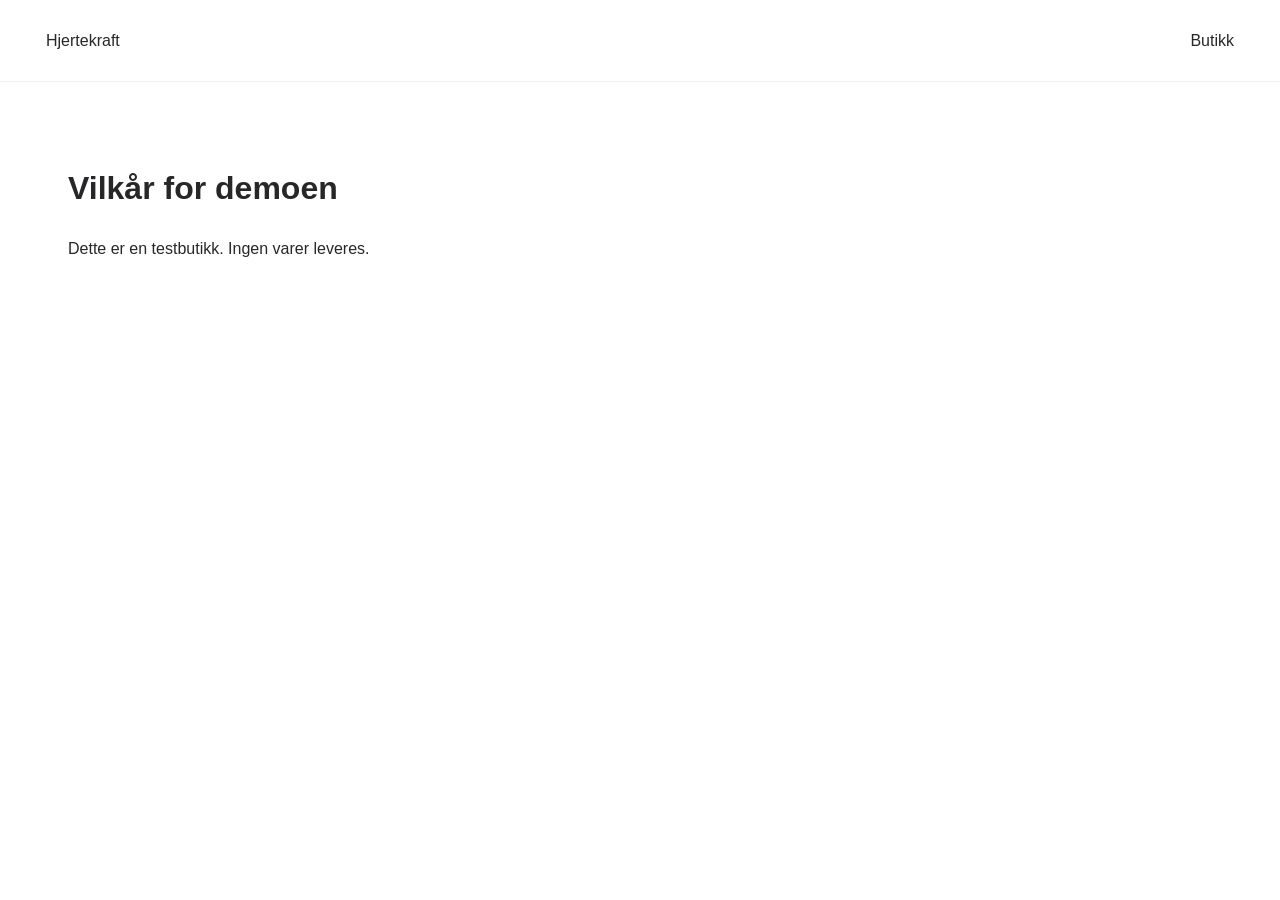
<file: terms.html>
<!doctype html><html lang="no"><head><meta charset="utf-8"><meta name="viewport" content="width=device-width,initial-scale=1"><title>Vilkår – Hjertekraft</title><link rel="stylesheet" href="styles.css"></head><body><header class="site-header"><a class="brand" href="/">Hjertekraft</a><a href="shop.html">Butikk</a></header><main class="section-wrap" style="padding-top:60px;padding-bottom:80px"><h1>Vilkår for demoen</h1><p data-managed-content>Dette er en testbutikk. Ingen varer leveres.</p></main><script type="module" src="site-content.js"></script></body></html>
</file>
<file: styles.css>
:root{--ink:#272628;--muted:#706f70;--line:#ece9e7;--paper:#fff;--soft:#fbf8f7;--coral:#ff6f63;--pink:#ea5591;--yellow:#ffbe3d;--teal:#37b7aa;--shadow:0 16px 50px #3126240e;--sans:"DM Sans",Arial,sans-serif;--serif:"Playfair Display",Georgia,serif}*{box-sizing:border-box}html{scroll-behavior:smooth}body{margin:0;background:var(--paper);color:var(--ink);font:16px/1.6 var(--sans);-webkit-font-smoothing:antialiased}a{color:inherit;text-decoration:none}button,input,textarea{font:inherit}button{cursor:pointer}.announcement{height:34px;display:flex;align-items:center;justify-content:center;gap:9px;background:#fff9f4;color:#5c5655;font-size:11px;letter-spacing:.1em;text-transform:uppercase}.announcement span{color:var(--pink);font-size:15px}.site-header{height:82px;max-width:1380px;margin:auto;padding:0 46px;display:flex;align-items:center;justify-content:space-between;border-bottom:1px solid #f4f2f0;background:#fff;position:relative;z-index:10}.brand{display:flex;align-items:center;gap:10px;min-width:205px}.brand-mark{display:grid;place-items:center;width:42px;height:42px}.brand-mark img{width:100%;height:100%;object-fit:contain}.brand-copy{display:flex;flex-direction:column;line-height:1.05}.brand-copy strong{font-size:19px;letter-spacing:-.05em;font-weight:700}.brand-copy small{font-size:9px;letter-spacing:.13em;text-transform:uppercase;color:var(--muted);margin-top:5px}.main-nav{display:flex;align-items:center;gap:38px}.main-nav a{font-size:13px;color:#656264;position:relative;padding:8px 0}.main-nav a:hover,.main-nav a.is-active{color:var(--ink)}.main-nav a.is-active:after{content:"";position:absolute;bottom:0;left:0;width:16px;height:2px;background:var(--coral)}.cart-button{min-width:145px;display:flex;justify-content:center;align-items:center;gap:12px;padding:10px 14px;border:1px solid var(--line);background:white;border-radius:2px;font-size:12px}.cart-button span{display:inline-grid;place-items:center;border-radius:50%;background:var(--coral);color:#fff;width:20px;height:20px;font-size:10px}.menu-toggle{display:none}.hero{min-height:580px;max-width:1380px;margin:auto;padding:62px 7.5% 52px;display:grid;grid-template-columns:1fr 1fr;align-items:center;position:relative;overflow:hidden}.hero-content{position:relative;z-index:2;padding:10px 20px 25px 0}.eyebrow{margin:0 0 13px;color:var(--pink);font-size:10px;letter-spacing:.16em;text-transform:uppercase;font-weight:700}.hero h1,.page-hero h1,.story-hero h1,.contact-intro h1{margin:0;font:600 clamp(50px,6.4vw,82px)/1.02 var(--serif);letter-spacing:-.045em}.hero h1 em,.story-hero h1 em,.contact-intro h1 em{font-weight:500;color:var(--coral)}.hero-intro{max-width:410px;margin:23px 0 0;color:#686567;font-size:15px;line-height:1.8}.hero-actions{display:flex;align-items:center;gap:25px;margin-top:27px}.button{min-height:48px;display:inline-flex;justify-content:center;align-items:center;gap:22px;padding:0 22px;border:0;border-radius:2px;font-size:11px;letter-spacing:.045em;transition:transform .2s,background .2s}.button:hover{transform:translateY(-2px)}.button span{font-size:16px}.button-dark{background:var(--ink);color:#fff}.button-dark:hover{background:#414044}.button-light{background:#fff;color:var(--ink)}.button-outline{background:#fff;border:1px solid #d9d3d1;color:var(--ink)}.button-full{width:100%}.text-link{font-size:11px;letter-spacing:.035em;border-bottom:1px solid #bab5b5;padding-bottom:5px}.text-link span{margin-left:7px;color:var(--pink)}.hero-note{display:flex;align-items:center;gap:12px;margin-top:69px;color:#8a8586;font-size:10px;letter-spacing:.06em}.note-line{height:1px;width:42px;background:var(--yellow)}.hero-art{height:440px;position:relative;overflow:hidden;background:linear-gradient(142deg,#fff5ef 5%,#fff9f6 44%,#f1fbf9 100%);border-radius:46% 54% 43% 57%/55% 40% 60% 45%}.sun{position:absolute;width:177px;height:177px;right:18%;top:9%;border-radius:50%;background:var(--yellow);opacity:.88}.shape{position:absolute}.shape-one{width:67%;height:75%;bottom:-7%;left:-4%;background:linear-gradient(145deg,var(--coral),#ff9380);border-radius:54% 46% 0 0/33% 32% 0 0;transform:rotate(-16deg)}.shape-two{width:65%;height:61%;bottom:-8%;right:-5%;background:linear-gradient(145deg,#ef77a4,var(--pink));border-radius:60% 40% 0 0/50% 35% 0 0;transform:rotate(12deg)}.shape-three{width:42%;height:55%;bottom:-7%;right:20%;background:linear-gradient(115deg,#40c2b0,var(--teal));border-radius:50% 50% 0 0/36% 44% 0 0;transform:rotate(1deg)}.hero-stamp{position:absolute;z-index:1;right:9%;top:48%;width:94px;height:94px;display:flex;align-items:center;justify-content:center;flex-direction:column;border:1px solid #fff;border-radius:50%;color:#fff;transform:rotate(12deg);font-size:8px;letter-spacing:.18em}.hero-stamp b{font-size:23px;font-weight:400}.image-caption{position:absolute;z-index:1;left:8%;bottom:9%;color:#fff;font:500 18px/1.2 var(--serif);transform:rotate(-6deg)}.hero-index{position:absolute;right:7.5%;bottom:24px;color:#9c9696;font-size:10px;letter-spacing:.1em}.hero-index span{color:var(--coral);padding:0 5px}.section-wrap{max-width:1220px;margin:0 auto;padding-left:38px;padding-right:38px}.intro-strip{border-top:1px solid var(--line);border-bottom:1px solid var(--line);padding-top:26px;padding-bottom:26px;display:grid;grid-template-columns:1fr 2fr;align-items:center;gap:30px}.intro-label{font-size:10px;letter-spacing:.09em;color:#676264;text-transform:uppercase}.small-star{margin-right:10px;color:var(--teal);font-size:18px}.intro-strip p{max-width:650px;margin:0;color:#747071;font-size:13px}.shop-preview{padding-top:94px;padding-bottom:100px}.section-heading{display:flex;justify-content:space-between;align-items:end;margin-bottom:26px}.section-heading h2,.story-band h2,.newsletter-band h2,.people-section h2,.story-callout h2{font:500 36px/1.15 var(--serif);letter-spacing:-.03em;margin:0}.catalog-empty{min-height:235px;border:1px solid var(--line);display:grid;grid-template-columns:100px 1fr 150px;align-items:center;padding:35px 8%;background:linear-gradient(120deg,#fff 0%,#fff 70%,#fff9f4 100%)}.empty-symbol{font-size:45px;color:var(--coral);font-weight:300}.catalog-empty h3,.catalog-empty h2{margin:0 0 8px;font:500 23px var(--serif)}.catalog-empty p{max-width:500px;margin:0 0 18px;color:#777173;font-size:13px}.empty-ornament{justify-self:end;color:#f0b2c2;font:600 34px/.85 var(--serif);text-align:center;transform:rotate(-8deg)}.empty-ornament span{font:600 7px var(--sans);letter-spacing:.16em;color:#948b89}.story-band{min-height:390px;background:#f47869;color:#fff;padding:70px max(calc((100vw - 1100px)/2),7%) 72px;display:grid;grid-template-columns:150px minmax(300px,1fr) 140px;align-items:center;gap:38px}.story-band .eyebrow{color:#fff1c8}.story-band h2{font-size:43px}.story-band p:not(.eyebrow){max-width:440px;font-size:13px;color:#fff5f2;margin:18px 0 22px}.story-orb{width:118px;height:118px;border:1px solid #ffffffa6;border-radius:50%;display:grid;place-items:center;font-size:54px;color:#ffe3a5}.story-aside{font-size:9px;line-height:2.1;letter-spacing:.15em;text-align:right;color:#ffe3d9}.values{display:grid;grid-template-columns:repeat(3,1fr);gap:30px;padding-top:72px;padding-bottom:82px}.value-card{padding:14px 16px 8px;border-top:1px solid #dfd9d7}.value-card span{font-size:9px;letter-spacing:.14em;color:var(--teal)}.value-card:nth-child(2) span{color:var(--pink)}.value-card:nth-child(3) span{color:#e49a16}.value-card h3{font:500 21px var(--serif);margin:20px 0 7px}.value-card p{font-size:12px;color:#7a7575;margin:0;max-width:260px}.site-footer{max-width:1380px;margin:auto;padding:38px 46px 20px;border-top:1px solid var(--line);display:grid;grid-template-columns:1fr 1fr;gap:32px}.brand-footer{align-self:start}.footer-links{display:flex;justify-content:flex-end;gap:25px;align-items:center;font-size:11px;color:#6e6969}.footer-links a:hover{color:var(--pink)}.footer-bottom{grid-column:1/-1;border-top:1px solid #f1efed;padding-top:16px;display:flex;justify-content:space-between;color:#969091;font-size:10px}.footer-bottom a{color:#6e6969}.page-hero{padding-top:73px;padding-bottom:40px}.page-hero h1{font-size:62px}.page-hero>p:not(.eyebrow){color:var(--muted);max-width:530px;margin:14px 0 0;font-size:14px}.breadcrumb{margin-top:27px;display:flex;gap:12px;color:#999394;font-size:10px}.breadcrumb span:nth-child(2){color:var(--coral)}.catalog-page{padding-top:25px;padding-bottom:100px}.catalog-toolbar{display:flex;justify-content:space-between;align-items:center;border-top:1px solid var(--line);padding:21px 0}.catalog-toolbar>div{display:flex;flex-direction:column;gap:3px}.catalog-toolbar .eyebrow{margin:0;font-size:9px}.product-count{font-size:11px;color:#8a8585}.search-box{height:42px;display:flex;align-items:center;gap:9px;border:1px solid var(--line);padding:0 12px;width:260px}.search-box span{font-size:20px;color:var(--coral)}.search-box input{border:0;outline:none;width:100%;font-size:11px}.category-pills{display:flex;gap:9px;min-height:33px;margin-bottom:26px}.pill{border:1px solid #e8e3e0;background:#fff;padding:6px 14px;font-size:10px;color:#6f6969}.pill.is-selected{background:var(--ink);border-color:var(--ink);color:#fff}.product-grid{display:grid;grid-template-columns:repeat(3,1fr);gap:22px}.catalog-empty-shop{grid-column:1/-1;min-height:300px;background:#fffaf7}.newsletter-band{text-align:center;background:var(--teal);color:#fff;padding:60px 20px 65px}.newsletter-band .eyebrow{color:#d5fff3}.newsletter-band h2{font-size:34px}.newsletter-band p:not(.eyebrow){font-size:13px;color:#e8fffa}.newsletter-band .button{margin-top:12px}.story-hero{display:grid;grid-template-columns:1fr 1fr;gap:70px;align-items:center;padding-top:65px;padding-bottom:74px}.story-hero-copy{padding:10px 0}.story-hero h1{font-size:64px}.story-hero-copy>p:not(.eyebrow){color:#716c6d;font-size:13px;line-height:1.9;max-width:460px;margin:24px 0}.story-hero-copy .button{margin-top:4px}.story-hero-art{height:390px;position:relative;overflow:hidden;display:grid;place-items:center;background:radial-gradient(circle at 53% 45%,#fff 0 9%,transparent 9.5%),linear-gradient(135deg,#fff3ed,#fff9ed 53%,#ecfaf8);border-radius:47% 53% 41% 59%/50% 43% 57% 50%}.story-big-mark{font:600 clamp(70px,9vw,130px)/1 var(--serif);letter-spacing:-.09em;color:var(--pink);text-shadow:10px 9px 0 #ffc25b,20px 18px 0 #39b9aa;transform:rotate(-8deg)}.story-coordinates{position:absolute;bottom:26px;left:30px;font-size:8px;line-height:1.7;letter-spacing:.15em;color:#777}.story-spark{position:absolute;right:26%;top:19%;font-size:24px;color:var(--coral)}.manifesto{background:#fff8f5;text-align:center;padding:59px 20px 52px}.manifesto p{margin:0 0 20px;font:500 34px/1.23 var(--serif);color:#454143}.manifesto span{font-size:8px;letter-spacing:.16em;color:var(--pink)}.people-section{display:grid;grid-template-columns:1fr 1fr;align-items:center;gap:80px;padding-top:80px;padding-bottom:90px}.people-graphic{height:300px;display:grid;place-items:center;position:relative;background:#fdf7f2;overflow:hidden}.people-circle{width:190px;height:190px;border-radius:50%;background:linear-gradient(130deg,var(--yellow),var(--coral) 42%,var(--pink));position:absolute;left:21%;top:21%}.people-letter{z-index:1;color:white;font:600 132px var(--serif);transform:translate(22px,-2px)}.people-dot{position:absolute;right:20%;top:17%;font-size:28px;color:var(--teal)}.people-section h2{font-size:38px}.people-section p:not(.eyebrow){max-width:430px;font-size:13px;color:#746f70;line-height:1.9;margin:16px 0 25px}.story-callout{background:#312e32;color:#fff;text-align:center;padding:66px 20px 70px}.story-callout .eyebrow{color:var(--yellow)}.story-callout h2{font-size:38px}.story-callout p:not(.eyebrow){max-width:410px;margin:15px auto 22px;color:#d5d1d4;font-size:12px}.contact-hero{display:grid;grid-template-columns:.9fr 1.1fr;gap:90px;padding-top:70px;padding-bottom:95px}.contact-intro{padding:16px 0}.contact-intro h1{font-size:62px}.contact-intro>p:not(.eyebrow){max-width:385px;margin:20px 0;color:#726d6f;font-size:14px;line-height:1.9}.contact-hello{display:flex;align-items:center;gap:14px;margin-top:52px;font-size:12px}.contact-hello>span{display:grid;place-items:center;width:44px;height:44px;background:#fff3ee;color:var(--coral);border-radius:50%;font-size:21px}.contact-hello small{color:#898384;font-size:10px}.contact-form{padding:34px 38px 28px;border:1px solid var(--line);box-shadow:var(--shadow)}.form-title{display:flex;justify-content:space-between;align-items:baseline;margin-bottom:20px}.form-title span{font-size:9px;letter-spacing:.12em;color:var(--pink)}.form-title h2{font:500 25px var(--serif);margin:0}.contact-form label:not(.consent):not(.honeypot){display:flex;flex-direction:column;gap:7px;margin-bottom:15px;font-size:10px;color:#625d5f}.contact-form input:not([type=checkbox]),.contact-form textarea{border:1px solid #e7e3e1;background:#fff;width:100%;padding:11px 12px;outline:none;font-size:12px;color:var(--ink)}.contact-form input:focus,.contact-form textarea:focus{border-color:var(--teal)}.contact-form textarea{resize:vertical}.form-row{display:grid;grid-template-columns:1fr 1fr;gap:13px}.optional{color:#9b9597;font-size:9px}.consent{display:flex;align-items:flex-start;gap:9px;margin:6px 0 18px;font-size:9px;color:#777173}.consent input{accent-color:var(--pink);margin:1px 0 0}.consent a{text-decoration:underline}.form-status{font-size:10px;color:#898384;margin:12px 0 0;min-height:17px}.form-status a{text-decoration:underline}.honeypot{position:absolute;left:-10000px;width:1px;height:1px;overflow:hidden}.contact-bottom{border-top:1px solid var(--line);max-width:1220px;margin:auto;padding:21px 38px 25px;display:flex;justify-content:space-between;align-items:center;color:#8a8586;font-size:10px}.contact-bottom>span{font:600 22px var(--serif);color:var(--coral)}.contact-bottom p{margin:0}.contact-bottom a{color:#4f4a4b}.legal-copy{max-width:790px;padding:30px 30px 100px;margin:auto}.legal-copy h2{margin:24px 0 6px;font:500 22px var(--serif)}.legal-copy p{font-size:13px;color:#716c6d;line-height:1.85}.legal-copy a{color:#d94d80;text-decoration:underline}.legal-updated{padding-top:22px;font-size:10px!important}.cart-drawer{position:fixed;inset:0;z-index:30;pointer-events:none;visibility:hidden}.cart-drawer.is-open{pointer-events:auto;visibility:visible}.drawer-backdrop{position:absolute;inset:0;border:0;background:#24212460;opacity:0;transition:opacity .25s}.is-open .drawer-backdrop{opacity:1}.drawer-panel{position:absolute;right:0;top:0;bottom:0;width:min(430px,100vw);background:#fff;padding:30px;display:flex;flex-direction:column;transform:translateX(100%);transition:transform .3s ease}.is-open .drawer-panel{transform:translateX(0)}.drawer-head{display:flex;justify-content:space-between;align-items:center;border-bottom:1px solid var(--line);padding-bottom:15px}.drawer-head .eyebrow{margin-bottom:4px}.drawer-head h2{font:500 28px var(--serif);margin:0}.icon-button{font-size:28px;border:0;background:none;color:#777}.cart-items{flex:1;overflow:auto;padding:18px 0}.cart-empty{padding:38px 0;text-align:center;color:#817a7c;font-size:13px}.cart-item{display:grid;grid-template-columns:1fr auto;gap:5px;padding:14px 0;border-bottom:1px solid var(--line);font-size:12px}.cart-item small{display:block;color:#888;margin-top:3px}.cart-quantity{display:flex;align-items:center;gap:8px}.cart-quantity button{border:1px solid var(--line);background:#fff;width:25px;height:25px}.cart-foot{border-top:1px solid var(--line);padding-top:17px}.cart-total{display:flex;justify-content:space-between;font-size:13px}.cart-foot>p,.checkout-note{color:#898384;font-size:10px}.checkout-note{display:block;text-align:center;margin-top:11px}.cart-foot button:disabled{background:#a7a4a5;cursor:not-allowed}.product-card{min-width:0}.product-visual{height:260px;position:relative;background:linear-gradient(135deg,#fff4ef,#fff9ed);display:grid;place-items:center;overflow:hidden}.product-visual img{width:100%;height:100%;object-fit:cover}.product-placeholder{font:500 46px var(--serif);color:#ed7595;text-shadow:4px 4px 0 #ffd16e,8px 8px 0 #54c3b1}.product-details{padding:13px 3px}.product-details h3{font:500 18px var(--serif);margin:0}.product-details p{margin:5px 0;color:#777;font-size:11px}.product-price{display:flex;justify-content:space-between;align-items:center;margin-top:13px}.product-price strong{font-size:12px}.product-price button{border:1px solid #ddd7d6;background:#fff;padding:8px 12px;font-size:10px}.product-price button:hover{background:var(--ink);color:#fff}.product-badge{position:absolute;top:12px;left:12px;background:#fff;color:#554f51;padding:5px 8px;font-size:8px;letter-spacing:.1em;text-transform:uppercase}.catalog-message{grid-column:1/-1;padding:35px;text-align:center;color:#766f70}@media(max-width:900px){.site-header{padding:0 24px}.main-nav{gap:22px}.hero{padding-left:6%;padding-right:6%;min-height:510px}.hero-art{height:370px}.hero-note{margin-top:45px}.story-band{padding-left:6%;padding-right:6%;grid-template-columns:100px 1fr 100px}.story-orb{width:90px;height:90px}.contact-hero{gap:40px}.section-wrap{padding-left:26px;padding-right:26px}}@media(max-width:680px){.announcement{font-size:9px;height:30px}.site-header{height:68px;padding:0 17px}.brand{min-width:0}.brand-mark{width:35px;height:35px}.brand-copy strong{font-size:16px}.brand-copy small{font-size:7px}.menu-toggle{display:flex;width:38px;height:38px;border:1px solid var(--line);background:#fff;align-items:center;justify-content:center;flex-direction:column;gap:5px;margin-left:auto;margin-right:10px}.menu-toggle span{width:15px;height:1px;background:#383536}.main-nav{display:none;position:absolute;left:0;right:0;top:68px;padding:12px 22px 19px;background:#fff;border-bottom:1px solid var(--line);flex-direction:column;align-items:stretch;gap:3px;box-shadow:0 14px 24px #0000000a}.main-nav.is-open{display:flex}.main-nav a{padding:9px 0}.cart-button{min-width:0;padding:7px 9px;gap:7px;font-size:9px}.cart-button span{width:17px;height:17px}.hero{display:flex;flex-direction:column;align-items:stretch;padding:47px 22px 43px;min-height:0}.hero-content{padding:0}.hero h1{font-size:56px}.hero-intro{font-size:13px;max-width:440px}.hero-actions{gap:17px}.hero-note{margin-top:29px}.hero-art{height:310px;width:100%;margin-top:32px}.hero-index{bottom:12px;right:23px}.section-wrap{padding-left:21px;padding-right:21px}.intro-strip{grid-template-columns:1fr;gap:6px;padding-top:19px;padding-bottom:20px}.intro-strip p{font-size:12px}.shop-preview{padding-top:62px;padding-bottom:64px}.section-heading{align-items:start;gap:16px}.section-heading h2{font-size:28px}.section-heading>.text-link{white-space:nowrap;font-size:9px;margin-top:25px}.catalog-empty{grid-template-columns:47px 1fr;padding:25px 20px;gap:10px}.empty-symbol{font-size:31px}.catalog-empty h3,.catalog-empty h2{font-size:20px}.catalog-empty p{font-size:11px}.empty-ornament{display:none}.story-band{grid-template-columns:1fr;gap:18px;padding:45px 23px}.story-band h2{font-size:35px}.story-orb{width:62px;height:62px;font-size:29px}.story-aside{display:none}.values{grid-template-columns:1fr;gap:19px;padding-top:48px;padding-bottom:55px}.value-card{padding-top:11px}.value-card h3{margin-top:9px}.site-footer{padding:29px 20px 17px;grid-template-columns:1fr;gap:20px}.footer-links{justify-content:flex-start;gap:15px;flex-wrap:wrap;font-size:10px}.footer-bottom{font-size:9px;gap:10px}.page-hero{padding-top:50px;padding-bottom:27px}.page-hero h1{font-size:48px}.page-hero>p:not(.eyebrow){font-size:12px}.catalog-page{padding-top:9px;padding-bottom:60px}.catalog-toolbar{align-items:start;gap:10px}.search-box{width:47%;height:38px}.search-box input{font-size:10px}.catalog-empty-shop{min-height:290px}.product-grid{grid-template-columns:1fr 1fr;gap:13px}.product-visual{height:180px}.product-details h3{font-size:15px}.product-price{align-items:start;gap:8px;flex-direction:column}.newsletter-band{padding:46px 20px}.newsletter-band h2{font-size:27px}.story-hero{grid-template-columns:1fr;gap:28px;padding-top:47px;padding-bottom:48px}.story-hero h1{font-size:54px}.story-hero-copy>p:not(.eyebrow){font-size:12px;margin:17px 0}.story-hero-art{height:280px}.story-big-mark{font-size:95px}.manifesto{padding:43px 15px}.manifesto p{font-size:28px}.people-section{grid-template-columns:1fr;gap:28px;padding-top:50px;padding-bottom:56px}.people-graphic{height:230px}.people-circle{width:155px;height:155px}.people-letter{font-size:105px}.people-section h2{font-size:31px}.story-callout{padding:48px 20px}.story-callout h2{font-size:32px}.contact-hero{grid-template-columns:1fr;gap:24px;padding-top:46px;padding-bottom:55px}.contact-intro h1{font-size:52px}.contact-intro>p:not(.eyebrow){font-size:12px}.contact-hello{margin-top:26px}.contact-form{padding:25px 19px 22px}.form-row{grid-template-columns:1fr;gap:0}.contact-bottom{padding:17px 21px;flex-wrap:wrap;gap:10px}.legal-copy{padding:5px 22px 65px}.drawer-panel{padding:22px}.hero-art{border-radius:43% 57% 47% 53%/50% 46% 54% 50%}}@media(prefers-reduced-motion:reduce){html{scroll-behavior:auto}*,*:before,*:after{transition:none!important}}
/* Secure checkout, order results, and admin refinements */
.checkout-layout{max-width:1120px;margin:0 auto;padding:72px 38px 100px;display:grid;grid-template-columns:minmax(0,1.45fr) minmax(280px,.75fr);gap:60px}.checkout-layout h1,.result-card h1{font:500 clamp(38px,5vw,54px)/1.08 var(--serif);letter-spacing:-.04em;margin:0}.checkout-lead{font-size:13px;color:var(--muted);max-width:570px}.demo-checkout-notice{margin:22px 0;padding:15px 17px;background:#fff8f2;border-left:3px solid var(--yellow);color:#5c5350;font-size:12px;line-height:1.65}.demo-checkout-notice[hidden]{display:none}.checkout-form fieldset{border:0;border-top:1px solid var(--line);padding:20px 0;margin:20px 0 0}.checkout-form legend{padding:0 14px 0 0;font:500 20px var(--serif)}.checkout-fields{display:grid;grid-template-columns:1fr 1fr;gap:12px}.checkout-fields label{display:flex;flex-direction:column;gap:6px;font-size:10px;color:#625d5f}.checkout-fields label:first-child{grid-column:1/-1}.checkout-fields input{border:1px solid #e7e3e1;background:#fff;padding:12px;font-size:12px;outline:none}.checkout-fields input:focus{border-color:var(--teal)}.checkout-fields label span{color:#999;font-size:9px}.payment-option{display:flex;align-items:center;gap:12px;min-height:53px;border:1px solid var(--line);padding:9px 13px;margin:9px 0;font-size:11px;cursor:pointer}.payment-option:has(input:checked){border-color:var(--teal);box-shadow:0 0 0 1px var(--teal)}.payment-option input,.checkout-consent input{accent-color:var(--pink)}.payment-logo{display:grid;place-items:center;width:52px;height:28px;border-radius:4px;font-size:11px;font-weight:700}.payment-vipps{background:#ff5b24;color:#fff}.payment-card{border:1px solid #ddd;color:#333}.checkout-consent{margin:20px 0}.checkout-summary{height:max-content;position:sticky;top:24px;padding:25px;background:#fbf8f7;border:1px solid var(--line)}.checkout-summary h2{font:500 25px var(--serif);margin:0 0 16px}.summary-item{display:flex;justify-content:space-between;gap:15px;padding:13px 0;border-bottom:1px solid var(--line);font-size:11px}.summary-item small{color:#888}.summary-total{display:flex;justify-content:space-between;gap:12px;padding:17px 0;font-size:12px}.summary-small{font-size:10px;line-height:1.6;color:#878181;margin:0 0 20px}.checkout-footer{margin-top:0}.result-card{max-width:620px;margin:90px auto 130px;padding:42px;border:1px solid var(--line);text-align:center;background:#fff;box-shadow:var(--shadow)}.result-mark{display:grid;place-items:center;width:64px;height:64px;margin:0 auto 18px;border-radius:50%;background:#fff4ee;color:var(--coral);font-size:34px}.result-card h1{font-size:42px}.result-card>p:not(.eyebrow){font-size:13px;color:var(--muted);margin:15px 0 25px}.result-card .eyebrow{margin-bottom:8px}@media(max-width:760px){.checkout-layout{grid-template-columns:1fr;gap:25px;padding:43px 21px 70px}.checkout-summary{position:static;grid-row:1}.result-card{margin:50px 18px 80px;padding:30px 20px}.result-card h1{font-size:34px}}
</file>
